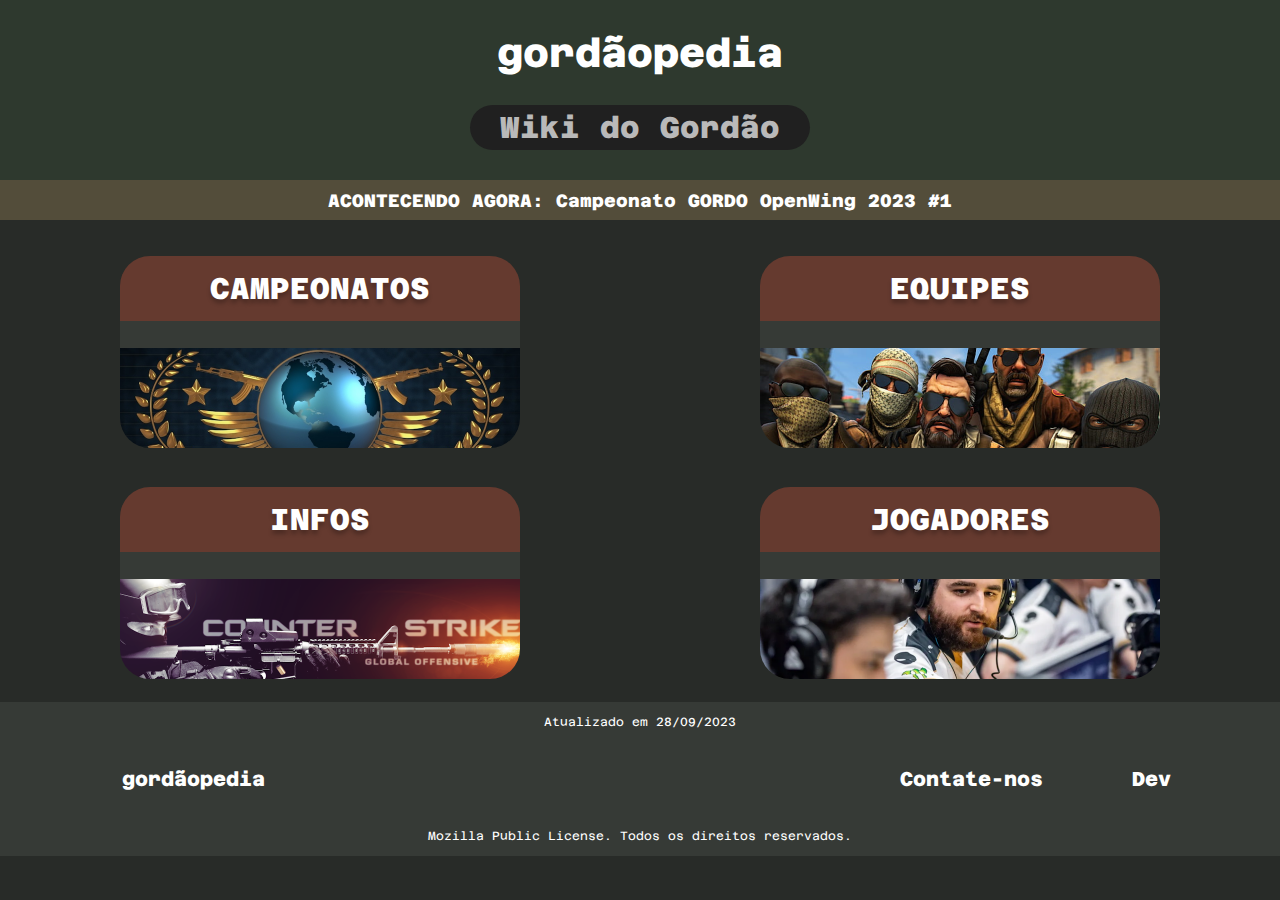
<file: index.html>
<!DOCTYPE html>
<html lang="en">
<head>
    <meta charset="UTF-8">
    <meta name="viewport" content="width=device-width, initial-scale=1.0">
    <link rel="stylesheet" href="./main_styles.css">
    <title>GordãoPedia</title>
</head>
<body>
    <header>
        <a href="./index.html">gordãopedia</a>
        <p>Wiki do Gordão</p>
    </header>
    
    <p id="noticia">ACONTECENDO AGORA: Campeonato GORDO OpenWing 2023 #1</p> 

    <section>
        <a href="./campeonatos/index.html">
            <div class="letreiro">CAMPEONATOS</div>
            <div class="barraPreta"></div>
            <img src="./images/home-campeonatos.png"/>
        </a>
        <a href="./equipes/index.html">
            <div class="letreiro">EQUIPES</div>
            <div class="barraPreta"></div>
            <img src="./images/home-equipes.png"/>
        </a>
        <a href="./infos/index.html">
            <div class="letreiro">INFOS</div>
            <div class="barraPreta"></div>
            <img src="./images/home-infos.png"/>
        </a>
        <a  href="./jogadores/index.html">
            <div class="letreiro">JOGADORES</div>
            <div class="barraPreta"></div>
            <img src="./images/home-jogadores.png"/>
        </a>
    </section>

    <footer>
        <p>Atualizado em 28/09/2023</p>
        <div id="footerWrapper">
            <a href="./index.html">gordãopedia</a>
            <div>
                <a href="./comingsoon.html">Contate-nos</a>
                <a href="https://github.com/FeMartins50">Dev</a>
            </div>
        </div>
        <p>Mozilla Public License. Todos os direitos reservados.</p>
    </footer>
</body>
</html>
</file>
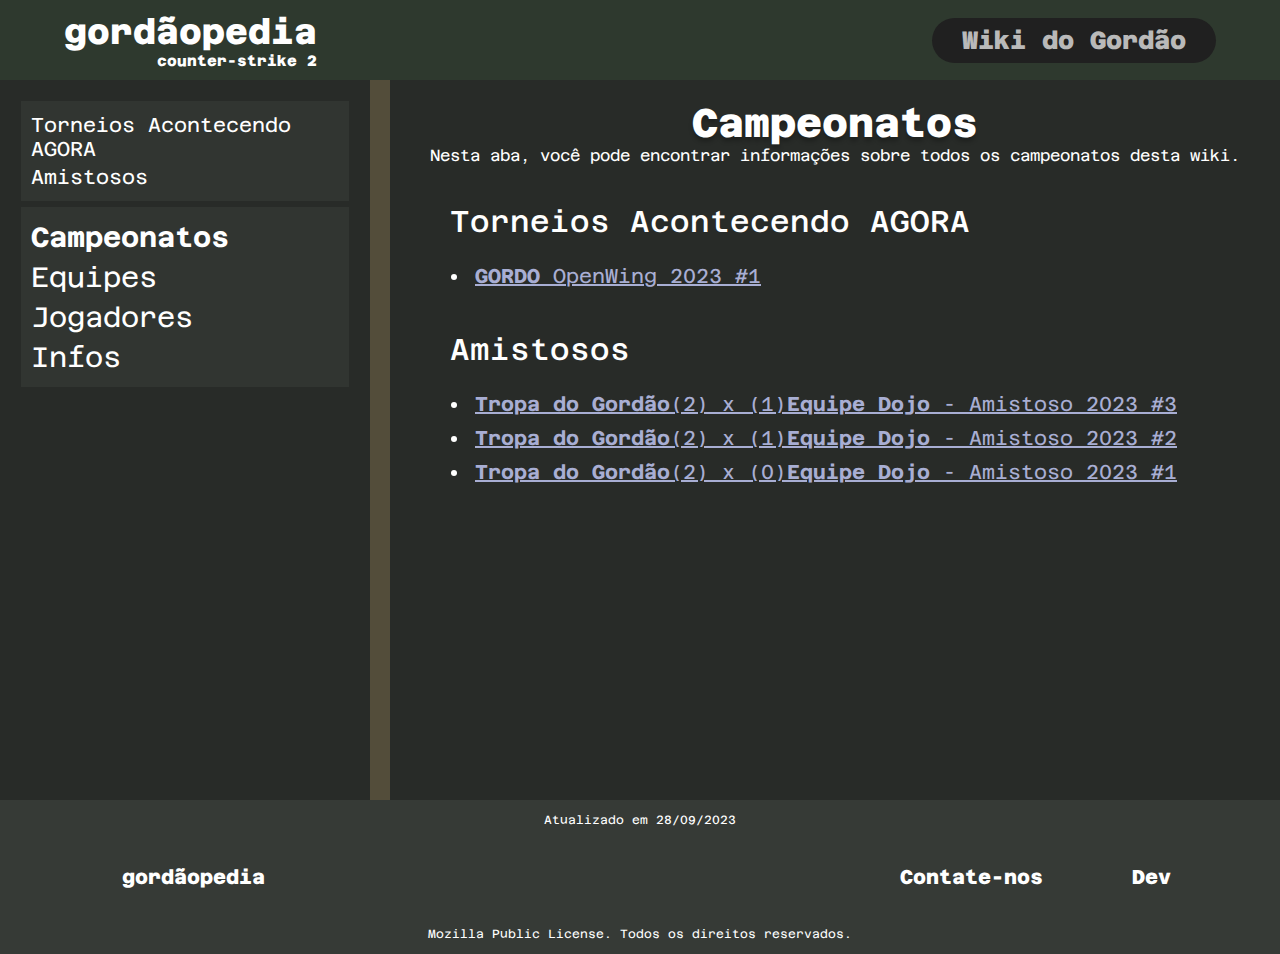
<file: campeonatos/index.html>
<!DOCTYPE html>
<html lang="en">
<head>
    <meta charset="UTF-8">
    <meta name="viewport" content="width=device-width, initial-scale=1.0">
    <link rel="stylesheet" href="./styles.css">
    <link rel="stylesheet" href="./mainBarStyle.css">
    <title>GordãoPedia</title>
</head>
<body>
    <header id="header">
        <svg xmlns="http://www.w3.org/2000/svg" enable-background="new 0 0 24 24" viewBox="0 0 24 24" id="menu-bar"><rect width="24" height="24" fill="none"></rect><path d="M18.2,12.7H5.8C5.3,12.7,5,12.4,5,12s0.3-0.7,0.7-0.7h12.5c0.4,0,0.7,0.3,0.7,0.7S18.7,12.7,18.2,12.7z M19,7.8
            C19,7.3,18.7,7,18.3,7H5.8C5.3,7,5,7.4,5,7.8s0.3,0.7,0.7,0.7h12.5C18.7,8.5,19,8.2,19,7.8z M19,16.2c0-0.4-0.3-0.7-0.7-0.7H5.8
            c-0.4,0-0.7,0.3-0.7,0.7C5,16.6,5.4,17,5.8,17h12.5C18.7,17,19,16.7,19,16.2z"></path></svg>
        <a href="../index.html">
            <h1>gordãopedia</h1>
            <h2>counter-strike 2</h2>
        </a>
        <p>Wiki do Gordão</p>
    </header>

    <div id="navbar">
        <a href="../campeonatos/index.html" style="font-weight: 700 !important;">Campeonatos</a>
        <a href="../equipes/index.html">Equipes</a>
        <a href="../jogadores/index.html">Jogadores</a>
        <a href="../infos/index.html">Infos</a>
    </div>

    <main>
        <div id="sidebar">
            <div id="firstDiv" style="position: sticky; top: 10px;">
                <a href="#torneios_acontecendo">Torneios Acontecendo AGORA</a>
                <a href="#amistosos">Amistosos</a>
            </div>
            <div id="secondDiv" style="position: sticky; top: 90px;">
                <a href="../campeonatos/index.html" style="font-weight: 700 !important;">Campeonatos</a>
                <a href="../equipes/index.html">Equipes</a>
                <a href="../jogadores/index.html">Jogadores</a>
                <a href="../infos/index.html">Infos</a>
            </div>
        </div>

        <div id="listra" style="width: 20px; background-color: #534D3A;"></div>

        <div id="mainbar">
            <h1>Campeonatos</h1>
            <p>Nesta aba, você pode encontrar informações sobre todos os campeonatos desta wiki.</p>
            <br>
            <h2 id="torneios_acontecendo">Torneios Acontecendo AGORA</h2>
            <ul>
                <li><a href="./torneios/gordo_openwing_2023_1.html"><strong>GORDO</strong> OpenWing 2023 #1</a></li>
            </ul>
            <br>
            <h2 id="amistosos">Amistosos</h2>
            <ul>
                <li><a href="./amistosos/gordao_dojo_3.html"><strong>Tropa do Gordão</strong>(2) x (1)<strong>Equipe Dojo</strong> - Amistoso 2023 #3</a></li>
                <li><a href="./amistosos/gordao_dojo_2.html"><strong>Tropa do Gordão</strong>(2) x (1)<strong>Equipe Dojo</strong> - Amistoso 2023 #2</a></li>
                <li><a href="./amistosos/gordao_dojo_1.html"><strong>Tropa do Gordão</strong>(2) x (0)<strong>Equipe Dojo</strong> - Amistoso 2023 #1</a></li>
            </ul>

        </div>
    </main>

    <footer>
        <p>Atualizado em 28/09/2023</p>
        <div id="footerWrapper">
            <a href="../index.html">gordãopedia</a>
            <div>
                <a href="../comingsoon.html">Contate-nos</a>
                <a href="https://github.com/FeMartins50">Dev</a>
            </div>
        </div>
        <p>Mozilla Public License. Todos os direitos reservados.</p>
    </footer>

    <script>
        menu_bar = document.getElementById("menu-bar");
        navbar = document.getElementById("navbar");
        isNavbarOn = false;
        menu_bar.onclick = () => {
            if (isNavbarOn) {
                navbar.style.top = "-100%";
                isNavbarOn = false;
            } else {
                headerHeight = window.getComputedStyle(document.getElementById("header")).height;
                console.log(headerHeight);
                navbar.style.top = headerHeight;
                isNavbarOn = true;
            }
            console.log("click " + isNavbarOn);
        }
    </script>
</body>
</html>
</file>
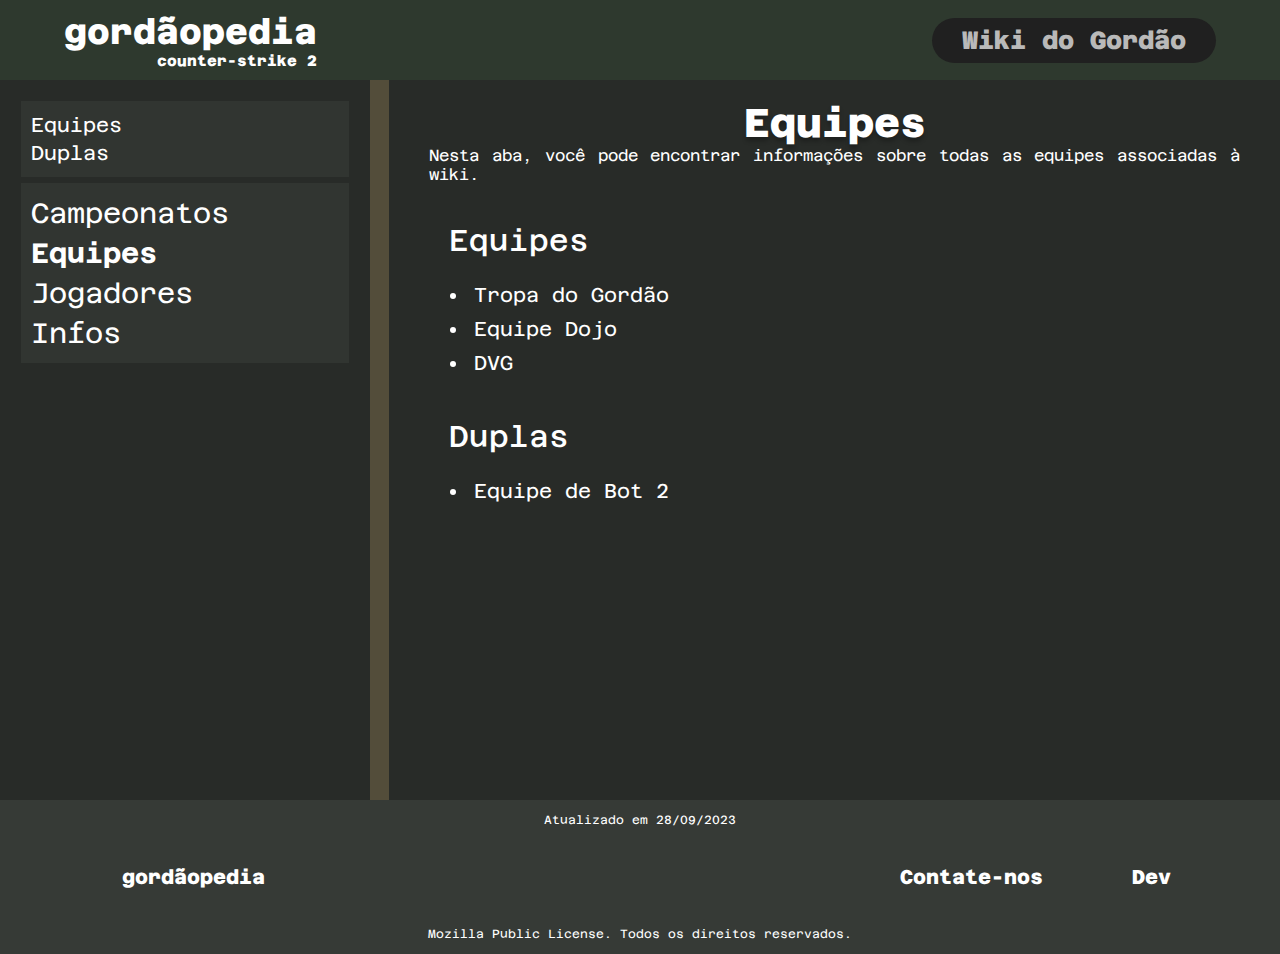
<file: equipes/index.html>
<!DOCTYPE html>
<html lang="en">
<head>
    <meta charset="UTF-8">
    <meta name="viewport" content="width=device-width, initial-scale=1.0">
    <link rel="stylesheet" href="./styles.css">
    <link rel="stylesheet" href="./mainBarStyle.css">
    <title>GordãoPedia</title>
</head>
<body>
    <header id="header">
        <svg xmlns="http://www.w3.org/2000/svg" enable-background="new 0 0 24 24" viewBox="0 0 24 24" id="menu-bar"><rect width="24" height="24" fill="none"></rect><path d="M18.2,12.7H5.8C5.3,12.7,5,12.4,5,12s0.3-0.7,0.7-0.7h12.5c0.4,0,0.7,0.3,0.7,0.7S18.7,12.7,18.2,12.7z M19,7.8
            C19,7.3,18.7,7,18.3,7H5.8C5.3,7,5,7.4,5,7.8s0.3,0.7,0.7,0.7h12.5C18.7,8.5,19,8.2,19,7.8z M19,16.2c0-0.4-0.3-0.7-0.7-0.7H5.8
            c-0.4,0-0.7,0.3-0.7,0.7C5,16.6,5.4,17,5.8,17h12.5C18.7,17,19,16.7,19,16.2z"></path></svg>
        <a href="../index.html">
            <h1>gordãopedia</h1>
            <h2>counter-strike 2</h2>
        </a>
        <p>Wiki do Gordão</p>
    </header>

    <div id="navbar">
        <a href="../campeonatos/index.html">Campeonatos</a>
        <a href="../equipes/index.html" style="font-weight: 700 !important;">Equipes</a>
        <a href="../jogadores/index.html">Jogadores</a>
        <a href="../infos/index.html">Infos</a>
    </div>

    <main>
        <div id="sidebar">
            <div id="firstDiv" style="position: sticky; top: 10px;">
                <a href="#equipes">Equipes</a>
                <a href="#duplas">Duplas</a>
            </div>
            <div id="secondDiv" style="position: sticky; top: 90px;">
                <a href="../campeonatos/index.html">Campeonatos</a>
                <a href="../equipes/index.html"  style="font-weight: 700 !important;">Equipes</a>
                <a href="../jogadores/index.html">Jogadores</a>
                <a href="../infos/index.html">Infos</a>
            </div>
        </div>

        <div id="listra" style="width: 20px; background-color: #534D3A;"></div>

        <div id="mainbar">
            <h1>Equipes</h1>
            <p>Nesta aba, você pode encontrar informações sobre todas as equipes associadas à wiki.</p>
            <br>
            <h2 id="equipes">Equipes</h2>
            <ul>
                <li><a>Tropa do Gordão</a></li>
                <li><a>Equipe Dojo</a></li>
                <li><a>DVG</a></li>
            </ul>
            <br>
            <h2 id="duplas">Duplas</h2>
            <ul>
                <li><a>Equipe de Bot 2</a></li>
            </ul>

        </div>
    </main>

    <footer>
        <p>Atualizado em 28/09/2023</p>
        <div id="footerWrapper">
            <a href="../index.html">gordãopedia</a>
            <div>
                <a href="../comingsoon.html">Contate-nos</a>
                <a href="https://github.com/FeMartins50">Dev</a>
            </div>
        </div>
        <p>Mozilla Public License. Todos os direitos reservados.</p>
    </footer>

    <script>
        menu_bar = document.getElementById("menu-bar");
        navbar = document.getElementById("navbar");
        isNavbarOn = false;
        menu_bar.onclick = () => {
            if (isNavbarOn) {
                navbar.style.top = "-100%";
                isNavbarOn = false;
            } else {
                headerHeight = window.getComputedStyle(document.getElementById("header")).height;
                console.log(headerHeight);
                navbar.style.top = headerHeight;
                isNavbarOn = true;
            }
            console.log("click " + isNavbarOn);
        }
    </script>
</body>
</html>
</file>
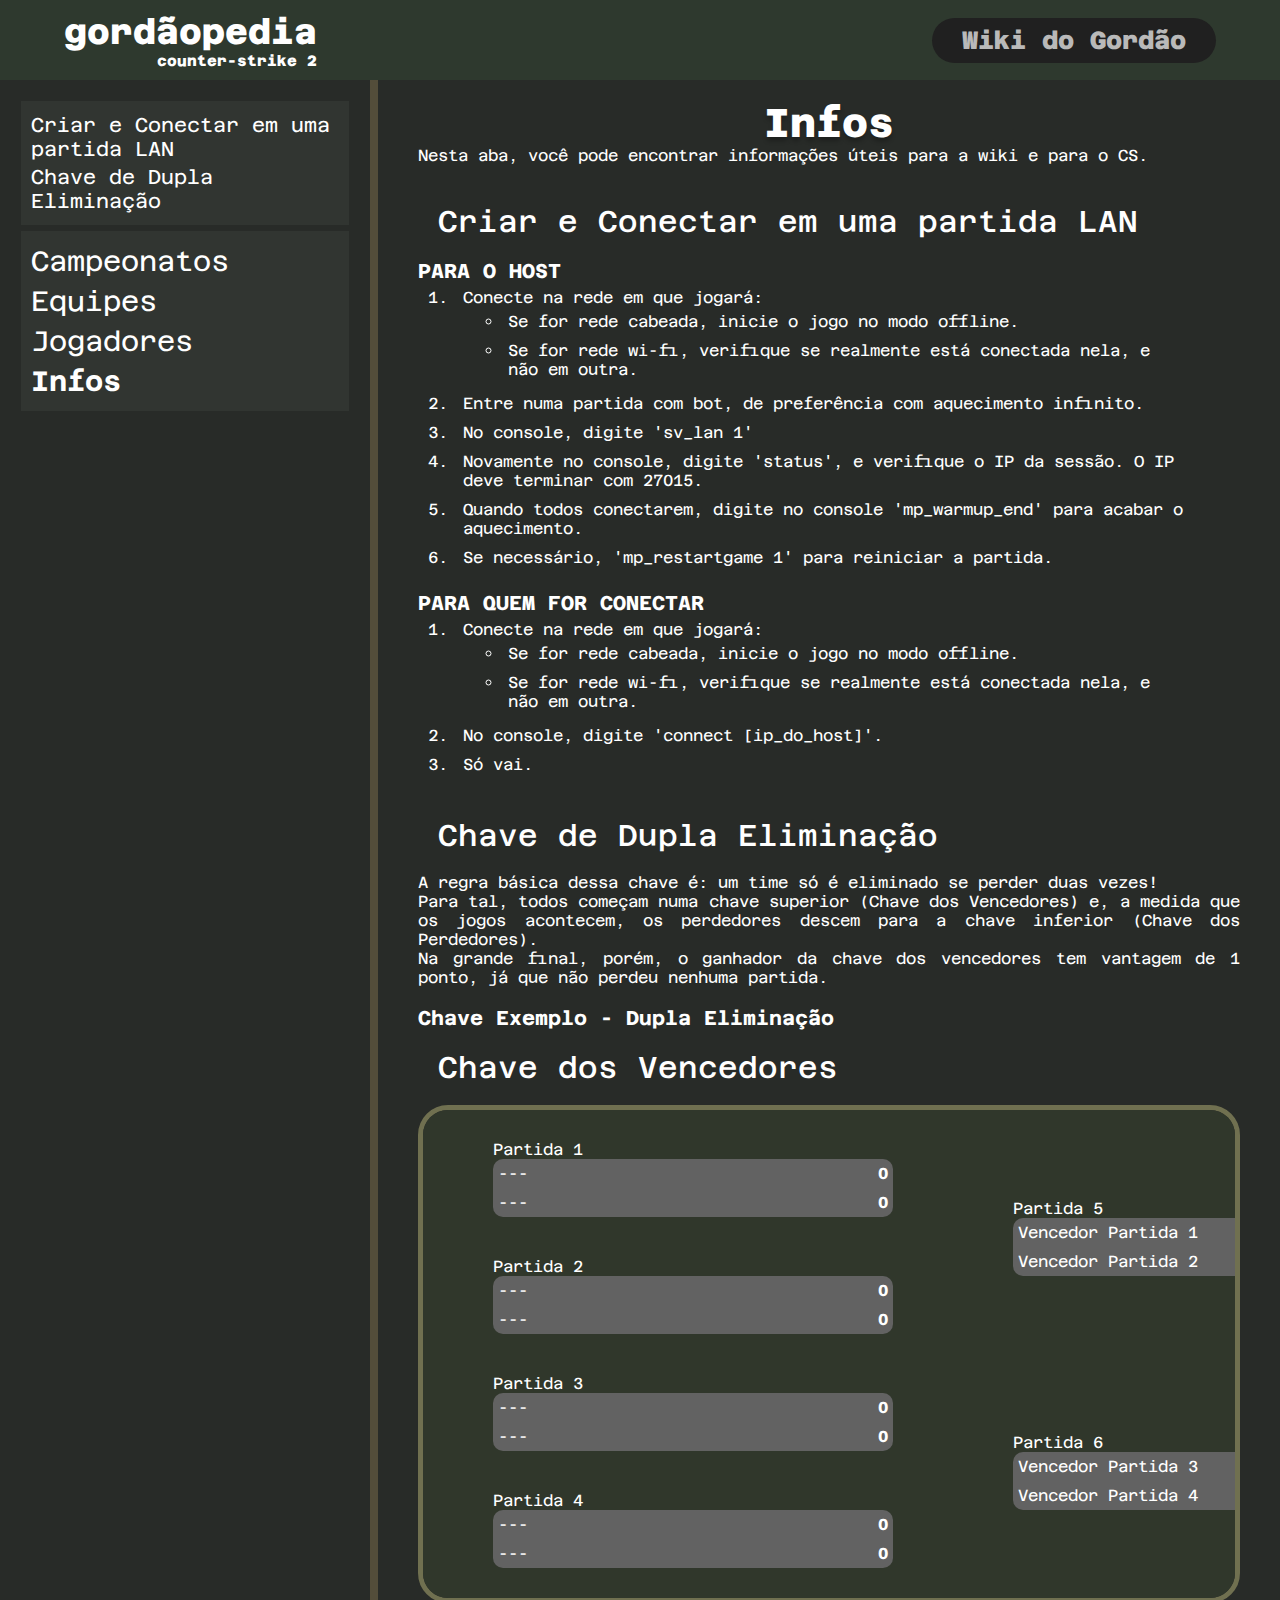
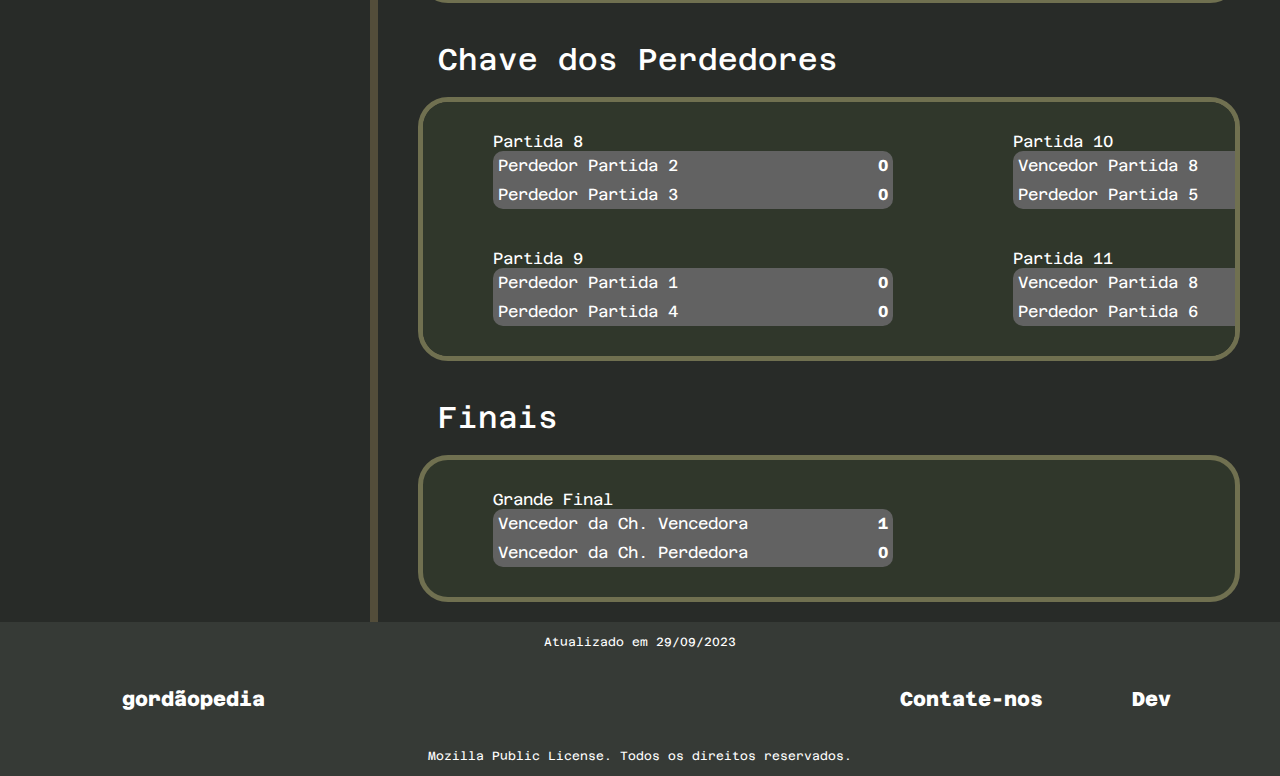
<file: infos/index.html>
<!DOCTYPE html>
<html lang="en">
<head>
    <meta charset="UTF-8">
    <meta name="viewport" content="width=device-width, initial-scale=1.0">
    <link rel="stylesheet" href="./styles.css">
    <link rel="stylesheet" href="./mainBarStyle.css">
    <link rel="stylesheet" href="./game-bracket.css">
    <title>GordãoPedia</title>
</head>
<body>
    <header id="header">
        <svg xmlns="http://www.w3.org/2000/svg" enable-background="new 0 0 24 24" viewBox="0 0 24 24" id="menu-bar"><rect width="24" height="24" fill="none"></rect><path d="M18.2,12.7H5.8C5.3,12.7,5,12.4,5,12s0.3-0.7,0.7-0.7h12.5c0.4,0,0.7,0.3,0.7,0.7S18.7,12.7,18.2,12.7z M19,7.8
            C19,7.3,18.7,7,18.3,7H5.8C5.3,7,5,7.4,5,7.8s0.3,0.7,0.7,0.7h12.5C18.7,8.5,19,8.2,19,7.8z M19,16.2c0-0.4-0.3-0.7-0.7-0.7H5.8
            c-0.4,0-0.7,0.3-0.7,0.7C5,16.6,5.4,17,5.8,17h12.5C18.7,17,19,16.7,19,16.2z"></path></svg>
        <a href="../index.html">
            <h1>gordãopedia</h1>
            <h2>counter-strike 2</h2>
        </a>
        <p>Wiki do Gordão</p>
    </header>

    <div id="navbar">
        <a href="../campeonatos/index.html">Campeonatos</a>
        <a href="../equipes/index.html">Equipes</a>
        <a href="../jogadores/index.html">Jogadores</a>
        <a href="../infos/index.html" style="font-weight: 700 !important;">Infos</a>
    </div>

    <main>
        <div id="sidebar">
            <div id="firstDiv" style="position: sticky; top: 10px;">
                <a href="#lan">Criar e Conectar em uma partida LAN</a>
                <a href="#double_bracket">Chave de Dupla Eliminação</a>
            </div>
            <div id="secondDiv" style="position: sticky; top: 140px;">
                <a href="../campeonatos/index.html">Campeonatos</a>
                <a href="../equipes/index.html">Equipes</a>
                <a href="../jogadores/index.html">Jogadores</a>
                <a href="../infos/index.html" style="font-weight: 700 !important;">Infos</a>
            </div>
        </div>

        <div id="listra" style="width: 20px; background-color: #534D3A;"></div>

        <div id="mainbar">
            <h1>Infos</h1>
            <p>Nesta aba, você pode encontrar informações úteis para a wiki e para o CS.</p>
            <br>
            <h2 id="lan">Criar e Conectar em uma partida LAN</h2>
            <h3>PARA O HOST</h3>
            <ol>
                <li>Conecte na rede em que jogará:
                    <ul>
                        <li>Se for rede cabeada, inicie o jogo no modo offline.</li>
                        <li>Se for rede wi-fi, verifique se realmente está conectada nela, e não em outra.</li>
                    </ul>
                </li>
                <li>Entre numa partida com bot, de preferência com aquecimento infinito.</li>
                <li>No console, digite 'sv_lan 1'</li>
                <li>Novamente no console, digite 'status', e verifique o IP da sessão. O IP deve terminar com 27015.</li>
                <li>Quando todos conectarem, digite no console 'mp_warmup_end' para acabar o aquecimento.</li>
                <li>Se necessário, 'mp_restartgame 1' para reiniciar a partida.</li>
            </ol>
            <br>
            <h3>PARA QUEM FOR CONECTAR</h3>
            <ol>
                <li>Conecte na rede em que jogará:
                    <ul>
                        <li>Se for rede cabeada, inicie o jogo no modo offline.</li>
                        <li>Se for rede wi-fi, verifique se realmente está conectada nela, e não em outra.</li>
                    </ul>
                </li>
                <li>No console, digite 'connect [ip_do_host]'.</li>
                <li>Só vai.</li>
            </ol>
            <br>
            <h2 id="double_bracket">Chave de Dupla Eliminação</h2>
            <p>A regra básica dessa chave é: um time só é eliminado se perder duas vezes!</p>
            <p>Para tal, todos começam numa chave superior (Chave dos Vencedores) e, a medida que os jogos acontecem, os perdedores descem para a chave inferior (Chave dos Perdedores).</p>
            <p>Na grande final, porém, o ganhador da chave dos vencedores tem vantagem de 1 ponto, já que não perdeu nenhuma partida.</p>
            <br>
            <h3>Chave Exemplo - Dupla Eliminação</h3>
            <h2>Chave dos Vencedores</h2>
            <div class="game-bracket">
                <div class="round round-1">
                    <ul class="match">
                        Partida 1
                        <li class="team-top team">
                            <p>---</p><strong>0</strong>
                        </li>
                        <li class="team-bottom team">
                            <p>---</p><strong>0</strong>
                        </li>
                    </ul>
                    <ul class="match">
                        Partida 2
                        <li class="team-top team">
                            <p>---</p><strong>0</strong>
                        </li>
                        <li class="team-bottom team">
                            <p>---</p><strong>0</strong>
                        </li>
                    </ul>
                    <ul class="match">
                        Partida 3
                        <li class="team-top team">
                            <p>---</p><strong>0</strong>
                        </li>
                        <li class="team-bottom team">
                            <p>---</p><strong>0</strong>
                        </li>
                    </ul>
                    <ul class="match">
                        Partida 4
                        <li class="team-top team">
                            <p>---</p><strong>0</strong>
                        </li>
                        <li class="team-bottom team">
                            <p>---</p><strong>0</strong>
                        </li>
                    </ul>
                </div>

                <div class="round round-2">
                    <ul class="match">
                        Partida 5
                        <li class="team-top team">
                            <p>Vencedor Partida 1</p><strong>0</strong>
                        </li>
                        <li class="team-bottom team">
                            <p>Vencedor Partida 2</p><strong>0</strong>
                        </li>
                    </ul>
                    <ul class="match">
                        Partida 6
                        <li class="team-top team">
                            <p>Vencedor Partida 3</p><strong>0</strong>
                        </li>
                        <li class="team-bottom team">
                            <p>Vencedor Partida 4</p><strong>0</strong>
                        </li>
                    </ul>
                </div>

                <div class="round round-3">
                    <ul class="match">
                        Partida 7
                        <li class="team-top team">
                            <p>Vencedor Partida 5</p><strong>0</strong>
                        </li>
                        <li class="team-bottom team">
                            <p>Vencedor Partida 6</p><strong>0</strong>
                        </li>
                    </ul>
                </div>
            </div>

            <br>
            <h2>Chave dos Perdedores</h2>
            <div class="game-bracket">
                   <div class="round round-1">
                    <ul class="match">
                        Partida 8
                        <li class="team-top team">
                            <p>Perdedor Partida 2</p><strong>0</strong>
                        </li>
                        <li class="team-bottom team">
                            <p>Perdedor Partida 3</p><strong>0</strong>
                        </li>
                    </ul>
                    <ul class="match">
                        Partida 9
                        <li class="team-top team">
                            <p>Perdedor Partida 1</p><strong>0</strong>
                        </li>
                        <li class="team-bottom team">
                            <p>Perdedor Partida 4</p><strong>0</strong>
                        </li>
                    </ul>
                </div>

                <div class="round round-2">
                    <ul class="match">
                        Partida 10
                        <li class="team-top team">
                            <p>Vencedor Partida 8</p><strong>0</strong>
                        </li>
                        <li class="team-bottom team">
                            <p>Perdedor Partida 5</p><strong>0</strong>
                        </li>
                    </ul>
                    <ul class="match">
                        Partida 11
                        <li class="team-top team">
                            <p>Vencedor Partida 8</p><strong>0</strong>
                        </li>
                        <li class="team-bottom team">
                            <p>Perdedor Partida 6</p><strong>0</strong>
                        </li>
                    </ul>
                </div>

                <div class="round round-3">
                    <ul class="match">
                        Partida 12
                        <li class="team-top team">
                            <p>Vencedor Partida 10</p><strong>0</strong>
                        </li>
                        <li class="team-bottom team">
                            <p>Vencedor Partida 11</p><strong>0</strong>
                        </li>
                    </ul>
                </div>

                <div class="round round-4">
                    <ul class="match">
                        Partida 13
                        <li class="team-top team">
                            <p>Vencedor Partida 12</p><strong>0</strong>
                        </li>
                        <li class="team-bottom team">
                            <p>Perdedor Partida 7</p><strong>0</strong>
                        </li>
                    </ul>
                </div>
            </div>
            
            <br>
            <h2>Finais</h2>
            <div class="game-bracket">
                   <div class="round round-1">
                    <ul class="match">
                        Grande Final
                        <li class="team-top team">
                            <p>Vencedor da Ch. Vencedora</p><strong>1</strong>
                        </li>
                        <li class="team-bottom team">
                            <p>Vencedor da Ch. Perdedora</p><strong>0</strong>
                        </li>
                    </ul>
                </div>
            </div>
        </div>
    </main>

    <footer>
        <p>Atualizado em 29/09/2023</p>
        <div id="footerWrapper">
            <a href="../index.html">gordãopedia</a>
            <div>
                <a href="../comingsoon.html">Contate-nos</a>
                <a href="https://github.com/FeMartins50">Dev</a>
            </div>
        </div>
        <p>Mozilla Public License. Todos os direitos reservados.</p>
    </footer>

    <script>
        menu_bar = document.getElementById("menu-bar");
        navbar = document.getElementById("navbar");
        isNavbarOn = false;
        menu_bar.onclick = () => {
            if (isNavbarOn) {
                navbar.style.top = "-100%";
                isNavbarOn = false;
            } else {
                headerHeight = window.getComputedStyle(document.getElementById("header")).height;
                console.log(headerHeight);
                navbar.style.top = headerHeight;
                isNavbarOn = true;
            }
            console.log("click " + isNavbarOn);
        }
    </script>
</body>
</html>
</file>
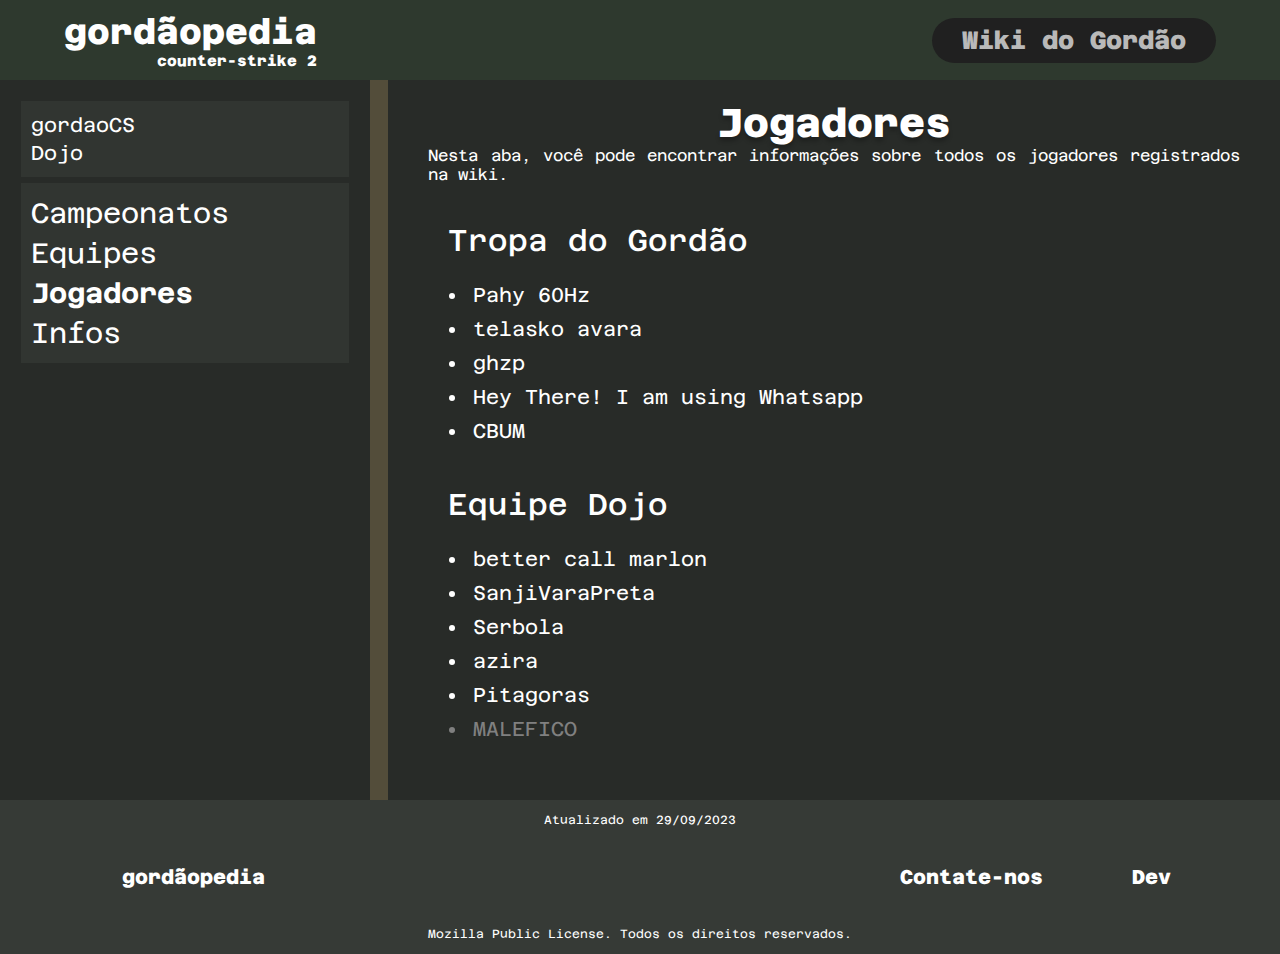
<file: jogadores/index.html>
<!DOCTYPE html>
<html lang="en">
<head>
    <meta charset="UTF-8">
    <meta name="viewport" content="width=device-width, initial-scale=1.0">
    <link rel="stylesheet" href="./styles.css">
    <link rel="stylesheet" href="./mainBarStyle.css">
    <title>GordãoPedia</title>
</head>
<body>
    <header id="header">
        <svg xmlns="http://www.w3.org/2000/svg" enable-background="new 0 0 24 24" viewBox="0 0 24 24" id="menu-bar"><rect width="24" height="24" fill="none"></rect><path d="M18.2,12.7H5.8C5.3,12.7,5,12.4,5,12s0.3-0.7,0.7-0.7h12.5c0.4,0,0.7,0.3,0.7,0.7S18.7,12.7,18.2,12.7z M19,7.8
            C19,7.3,18.7,7,18.3,7H5.8C5.3,7,5,7.4,5,7.8s0.3,0.7,0.7,0.7h12.5C18.7,8.5,19,8.2,19,7.8z M19,16.2c0-0.4-0.3-0.7-0.7-0.7H5.8
            c-0.4,0-0.7,0.3-0.7,0.7C5,16.6,5.4,17,5.8,17h12.5C18.7,17,19,16.7,19,16.2z"></path></svg>
        <a href="../index.html">
            <h1>gordãopedia</h1>
            <h2>counter-strike 2</h2>
        </a>
        <p>Wiki do Gordão</p>
    </header>

    <div id="navbar">
        <a href="../campeonatos/index.html">Campeonatos</a>
        <a href="../equipes/index.html">Equipes</a>
        <a href="../jogadores/index.html" style="font-weight: 700 !important;">Jogadores</a>
        <a href="../infos.html">Infos</a>
    </div>

    <main>
        <div id="sidebar">
            <div id="firstDiv" style="position: sticky; top: 10px;">
                <a href="#gordao">gordaoCS</a>
                <a href="#dojo">Dojo</a>
            </div>
            <div id="secondDiv" style="position: sticky; top: 90px;">
                <a href="../campeonatos/index.html">Campeonatos</a>
                <a href="../equipes/index.html">Equipes</a>
                <a href="../jogadores/index.html" style="font-weight: 700 !important;">Jogadores</a>
                <a href="../infos/index.html">Infos</a>
            </div>
        </div>

        <div id="listra" style="width: 20px; background-color: #534D3A;"></div>

        <div id="mainbar">
            <h1>Jogadores</h1>
            <p>Nesta aba, você pode encontrar informações sobre todos os jogadores registrados na wiki.</p>
            <br>
            <h2 id="gordao">Tropa do Gordão</h2>
            <ul>
                <li><a>Pahy 60Hz</a></li>
                <li><a>telasko avara</a></li>
                <li><a>ghzp</a></li>
                <li><a>Hey There! I am using Whatsapp</a></li>
                <li><a>CBUM</a></li>
            </ul>
            <br>
            <h2 id="dojo">Equipe Dojo</h2>
            <ul>
                <li><a>better call marlon</a></li>
                <li><a>SanjiVaraPreta</a></li>
                <li><a>Serbola</a></li>
                <li><a>azira</a></li>
                <li><a>Pitagoras</a></li>
                <li style="color: grey;"><a>MALEFICO</a></li>
            </ul>

        </div>
    </main>

    <footer>
        <p>Atualizado em 29/09/2023</p>
        <div id="footerWrapper">
            <a href="../index.html">gordãopedia</a>
            <div>
                <a href="../comingsoon.html">Contate-nos</a>
                <a href="https://github.com/FeMartins50">Dev</a>
            </div>
        </div>
        <p>Mozilla Public License. Todos os direitos reservados.</p>
    </footer>

    <script>
        menu_bar = document.getElementById("menu-bar");
        navbar = document.getElementById("navbar");
        isNavbarOn = false;
        menu_bar.onclick = () => {
            if (isNavbarOn) {
                navbar.style.top = "-100%";
                isNavbarOn = false;
            } else {
                headerHeight = window.getComputedStyle(document.getElementById("header")).height;
                console.log(headerHeight);
                navbar.style.top = headerHeight;
                isNavbarOn = true;
            }
            console.log("click " + isNavbarOn);
        }
    </script>
</body>
</html>
</file>
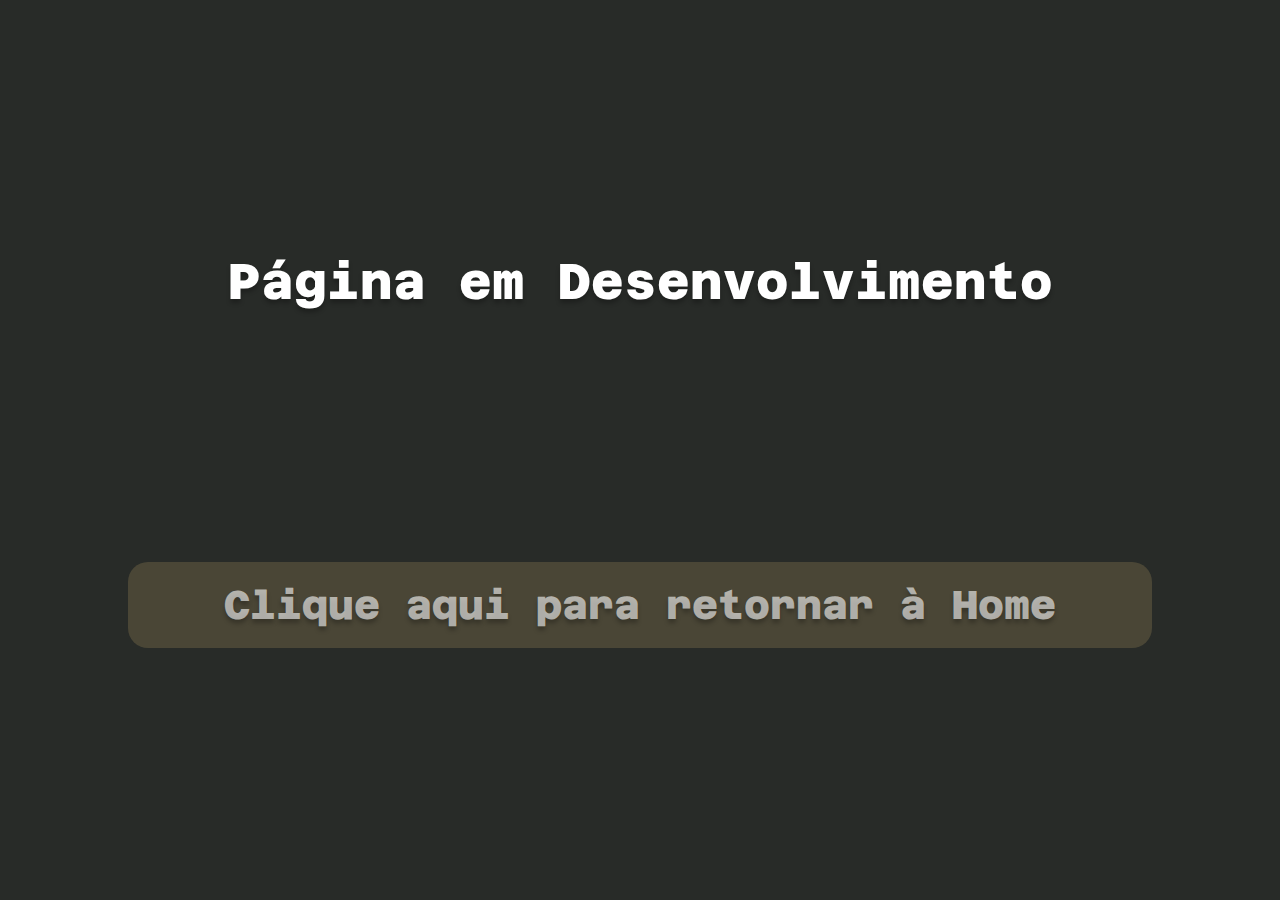
<file: comingsoon.html>
<!DOCTYPE html>
<html lang="en">
<head>
    <meta charset="UTF-8">
    <meta name="viewport" content="width=device-width, initial-scale=1.0">
    <link rel="stylesheet" href="coming_styles.css">
    <title>GordãoPedia</title>
</head>
<body>
    <h1>Página em Desenvolvimento</h1>
    <a href="./index.html">Clique aqui para retornar à Home</a>
</body>
</html>
</file>
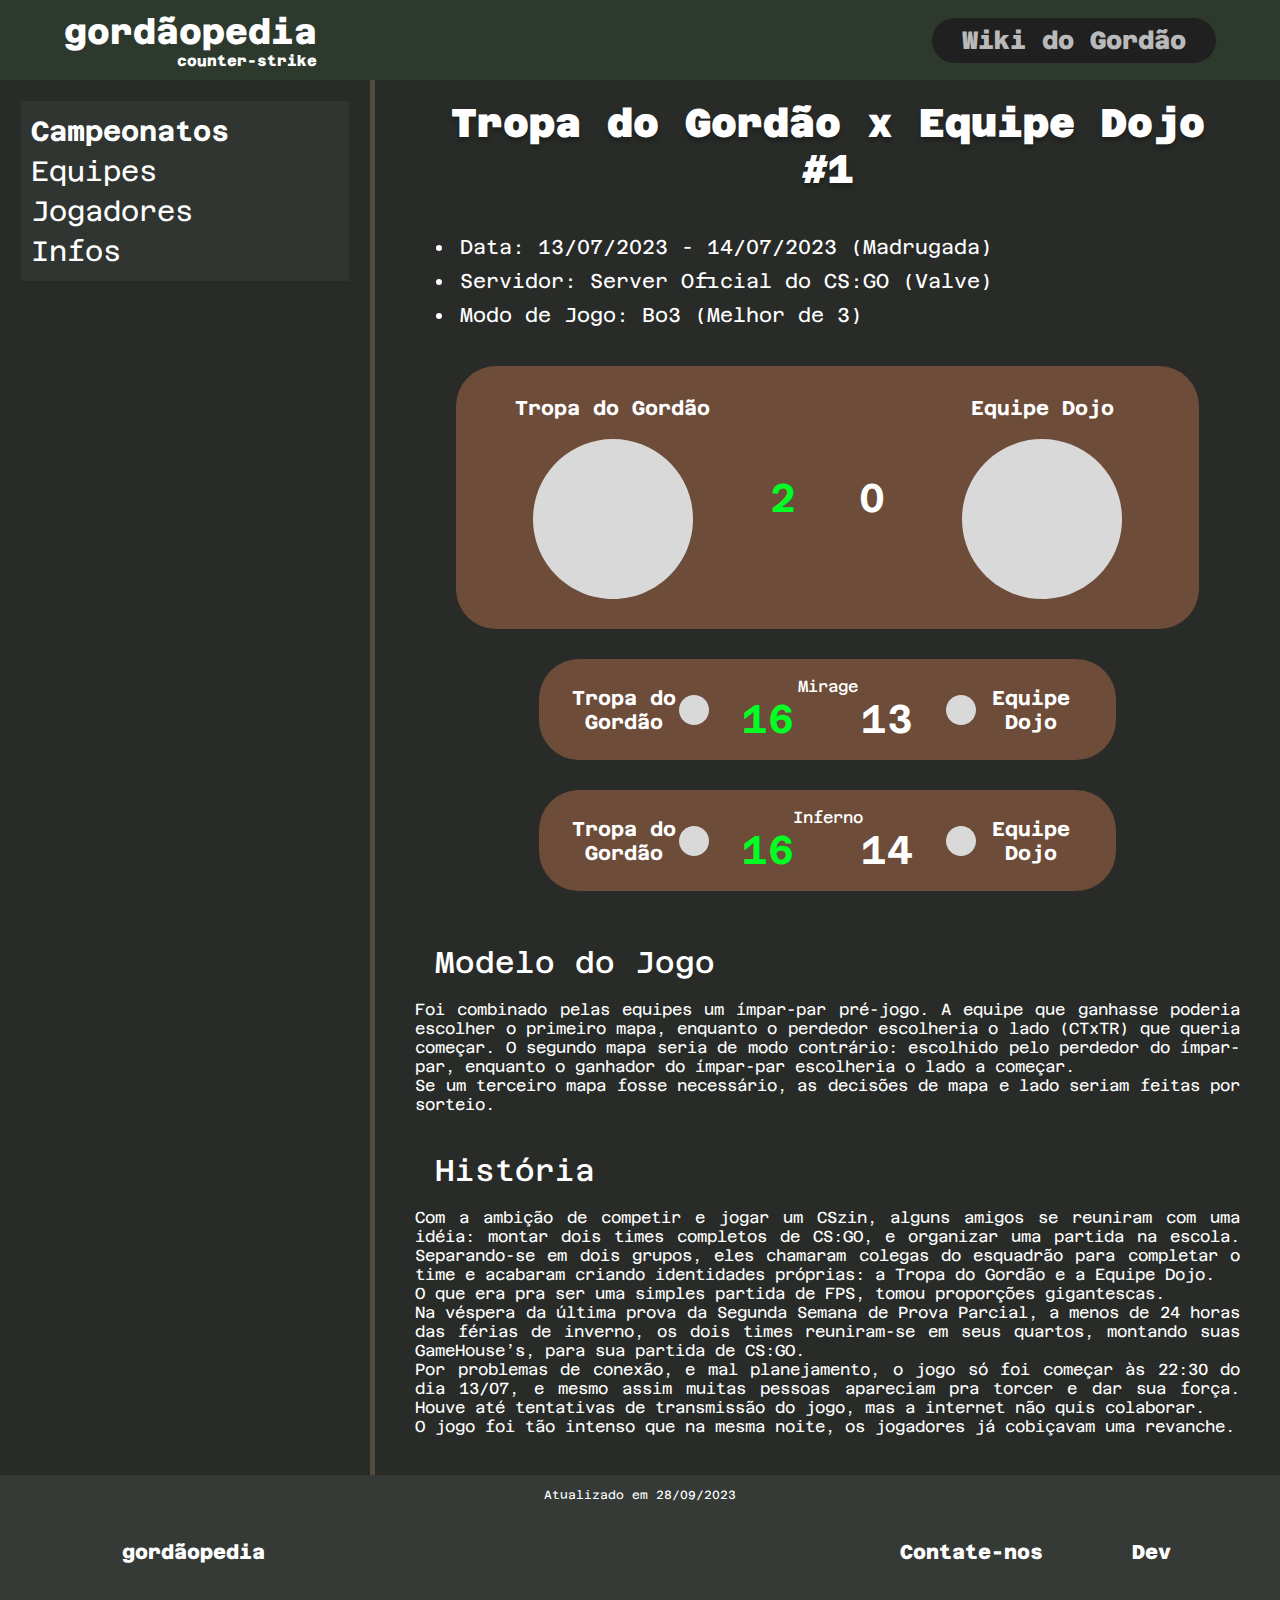
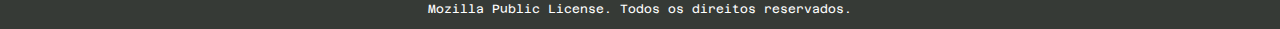
<file: campeonatos/amistosos/gordao_dojo_1.html>
<!DOCTYPE html>
<html lang="en">
<head>
    <meta charset="UTF-8">
    <meta name="viewport" content="width=device-width, initial-scale=1.0">
    <link rel="stylesheet" href="../styles.css">
    <link rel="stylesheet" href="../mainBarStyle.css">
    <title>GordãoPedia</title>
</head>
<body>
    <header id="header">
        <svg xmlns="http://www.w3.org/2000/svg" enable-background="new 0 0 24 24" viewBox="0 0 24 24" id="menu-bar"><rect width="24" height="24" fill="none"></rect><path d="M18.2,12.7H5.8C5.3,12.7,5,12.4,5,12s0.3-0.7,0.7-0.7h12.5c0.4,0,0.7,0.3,0.7,0.7S18.7,12.7,18.2,12.7z M19,7.8
            C19,7.3,18.7,7,18.3,7H5.8C5.3,7,5,7.4,5,7.8s0.3,0.7,0.7,0.7h12.5C18.7,8.5,19,8.2,19,7.8z M19,16.2c0-0.4-0.3-0.7-0.7-0.7H5.8
            c-0.4,0-0.7,0.3-0.7,0.7C5,16.6,5.4,17,5.8,17h12.5C18.7,17,19,16.7,19,16.2z"></path></svg>
        <a href="../../index.html">
            <h1>gordãopedia</h1>
            <h2>counter-strike</h2>
        </a>
        <p>Wiki do Gordão</p>
    </header>

    <div id="navbar">
        <a href="../../campeonatos/index.html" style="font-weight: 700 !important;">Campeonatos</a>
        <a href="../../equipes/index.html">Equipes</a>
        <a href="../../jogadores/index.html">Jogadores</a>
        <a href="../../infos/index.html">Infos</a>
    </div>

    <main>
        <div id="sidebar">
            <div id="secondDiv" style="position: sticky; top: 10px;">
                <a href="../../campeonatos/index.html" style="font-weight: 700 !important;">Campeonatos</a>
                <a href="../../equipes/index.html">Equipes</a>
                <a href="../../jogadores/index.html">Jogadores</a>
                <a href="../../infos/index.html">Infos</a>
            </div>
        </div>

        <div id="listra" style="width: 20px; background-color: #534D3A;"></div>

        <div id="mainbar">
            <h1><strong>Tropa do Gordão</strong> x <strong>Equipe Dojo</strong> #1</h1>
            <br><br>
            <ul>
                <li>Data: 13/07/2023 - 14/07/2023 (Madrugada)</li>
                <li>Servidor: Server Oficial do CS:GO (Valve)</li>
                <li>Modo de Jogo: Bo3 (Melhor de 3)</li>
            </ul>
            <br>
            
            <div style="display:flex; flex-flow: column; align-items: center;">
                <div class="jogo">
                    <div class="times">
                        <h3>Tropa do Gordão</h3>
                        <br>
                        <svg xmlns="http://www.w3.org/2000/svg" viewBox="0 0 180 180" fill="none">
                            <path d="M180 90C180 139.706 139.706 180 90 180C40.2944 180 0 139.706 0 90C0 40.2944 40.2944 0 90 0C139.706 0 180 40.2944 180 90Z" fill="#D9D9D9"/>
                        </svg>
                    </div>
                    <div class="numeros">
                        <p style="color: #00FF23;">2</p>
                        <p style="color: #FFFFFF">0</p>
                    </div>
                    <div class="times">
                        <h3>Equipe Dojo</h3>
                        <br>
                        <svg xmlns="http://www.w3.org/2000/svg" viewBox="0 0 180 180" fill="none">
                            <path d="M180 90C180 139.706 139.706 180 90 180C40.2944 180 0 139.706 0 90C0 40.2944 40.2944 0 90 0C139.706 0 180 40.2944 180 90Z" fill="#D9D9D9"/>
                        </svg>
                    </div>
                </div>
                <div class="mapa">
                    <div class="times">
                        <h3>Tropa do Gordão</h3>
                        <svg xmlns="http://www.w3.org/2000/svg" viewBox="0 0 180 180" fill="none">
                            <path d="M180 90C180 139.706 139.706 180 90 180C40.2944 180 0 139.706 0 90C0 40.2944 40.2944 0 90 0C139.706 0 180 40.2944 180 90Z" fill="#D9D9D9"/>
                        </svg>
                    </div>
                    <div class="titulo">
                        <h4>Mirage</h4>
                        <div class="numeros">
                            <p style="color: #00FF23;">16</p>
                            <p style="color: #FFFFFF">13</p>
                        </div>
                    </div>
                    <div class="times">
                        <svg xmlns="http://www.w3.org/2000/svg" viewBox="0 0 180 180" fill="none">
                            <path d="M180 90C180 139.706 139.706 180 90 180C40.2944 180 0 139.706 0 90C0 40.2944 40.2944 0 90 0C139.706 0 180 40.2944 180 90Z" fill="#D9D9D9"/>
                        </svg>
                        <h3>Equipe Dojo</h3>
                    </div>
                </div>
                <div class="mapa">
                    <div class="times">
                        <h3>Tropa do Gordão</h3>
                        <svg xmlns="http://www.w3.org/2000/svg" viewBox="0 0 180 180" fill="none">
                            <path d="M180 90C180 139.706 139.706 180 90 180C40.2944 180 0 139.706 0 90C0 40.2944 40.2944 0 90 0C139.706 0 180 40.2944 180 90Z" fill="#D9D9D9"/>
                        </svg>
                    </div>
                    <div class="titulo">
                        <h4>Inferno</h4>
                        <div class="numeros">
                            <p style="color: #00FF23;">16</p>
                            <p style="color: #FFFFFF">14</p>
                        </div>
                    </div>
                    <div class="times">
                        <svg xmlns="http://www.w3.org/2000/svg" viewBox="0 0 180 180" fill="none">
                            <path d="M180 90C180 139.706 139.706 180 90 180C40.2944 180 0 139.706 0 90C0 40.2944 40.2944 0 90 0C139.706 0 180 40.2944 180 90Z" fill="#D9D9D9"/>
                        </svg>
                        <h3>Equipe Dojo</h3>
                    </div>
                </div>
            </div>

            <br>
            <h2>Modelo do Jogo</h2>
            <p>Foi combinado pelas equipes um ímpar-par pré-jogo. A equipe que ganhasse poderia escolher o primeiro mapa, enquanto o perdedor escolheria o lado (CTxTR) que queria começar. O segundo mapa seria de modo contrário: escolhido pelo perdedor do ímpar-par, enquanto o ganhador do ímpar-par escolheria o lado a começar.</p>
            <p>Se um terceiro mapa fosse necessário, as decisões de mapa e lado seriam feitas por sorteio.</p>
            <br>
            <h2>História</h2>
            <p>Com a ambição de competir e jogar um CSzin, alguns amigos se reuniram com uma idéia: montar dois times completos de CS:GO, e organizar uma partida na escola. Separando-se em dois grupos, eles chamaram colegas do esquadrão para completar o time e acabaram criando identidades próprias: a Tropa do Gordão e a Equipe Dojo.</p>
            <p>O que era pra ser uma simples partida de FPS, tomou proporções gigantescas.</p>
            <p>Na véspera da última prova da Segunda Semana de Prova Parcial, a menos de 24 horas das férias de inverno, os dois times reuniram-se em seus quartos, montando suas GameHouse’s, para sua partida de CS:GO.</p>
            <p>Por problemas de conexão, e mal planejamento, o jogo só foi começar às 22:30 do dia 13/07, e mesmo assim muitas pessoas apareciam pra torcer e dar sua força. Houve até tentativas de transmissão do jogo, mas a internet não quis colaborar.</p>
            <p>O jogo foi tão intenso que na mesma noite, os jogadores já cobiçavam uma revanche.</p>
            <br>
        </div>
    </main>

    <footer>
        <p>Atualizado em 28/09/2023</p>
        <div id="footerWrapper">
            <a href="../../index.html">gordãopedia</a>
            <div>
                <a href="../../comingsoon.html">Contate-nos</a>
                <a href="https://github.com/FeMartins50">Dev</a>
            </div>
        </div>
        <p>Mozilla Public License. Todos os direitos reservados.</p>
    </footer>

    <script>
        menu_bar = document.getElementById("menu-bar");
        navbar = document.getElementById("navbar");
        isNavbarOn = false;
        menu_bar.onclick = () => {
            if (isNavbarOn) {
                navbar.style.top = "-100%";
                isNavbarOn = false;
            } else {
                headerHeight = window.getComputedStyle(document.getElementById("header")).height;
                console.log(headerHeight);
                navbar.style.top = headerHeight;
                isNavbarOn = true;
            }
            console.log("click " + isNavbarOn);
        }
    </script>
</body>
</html>
</file>
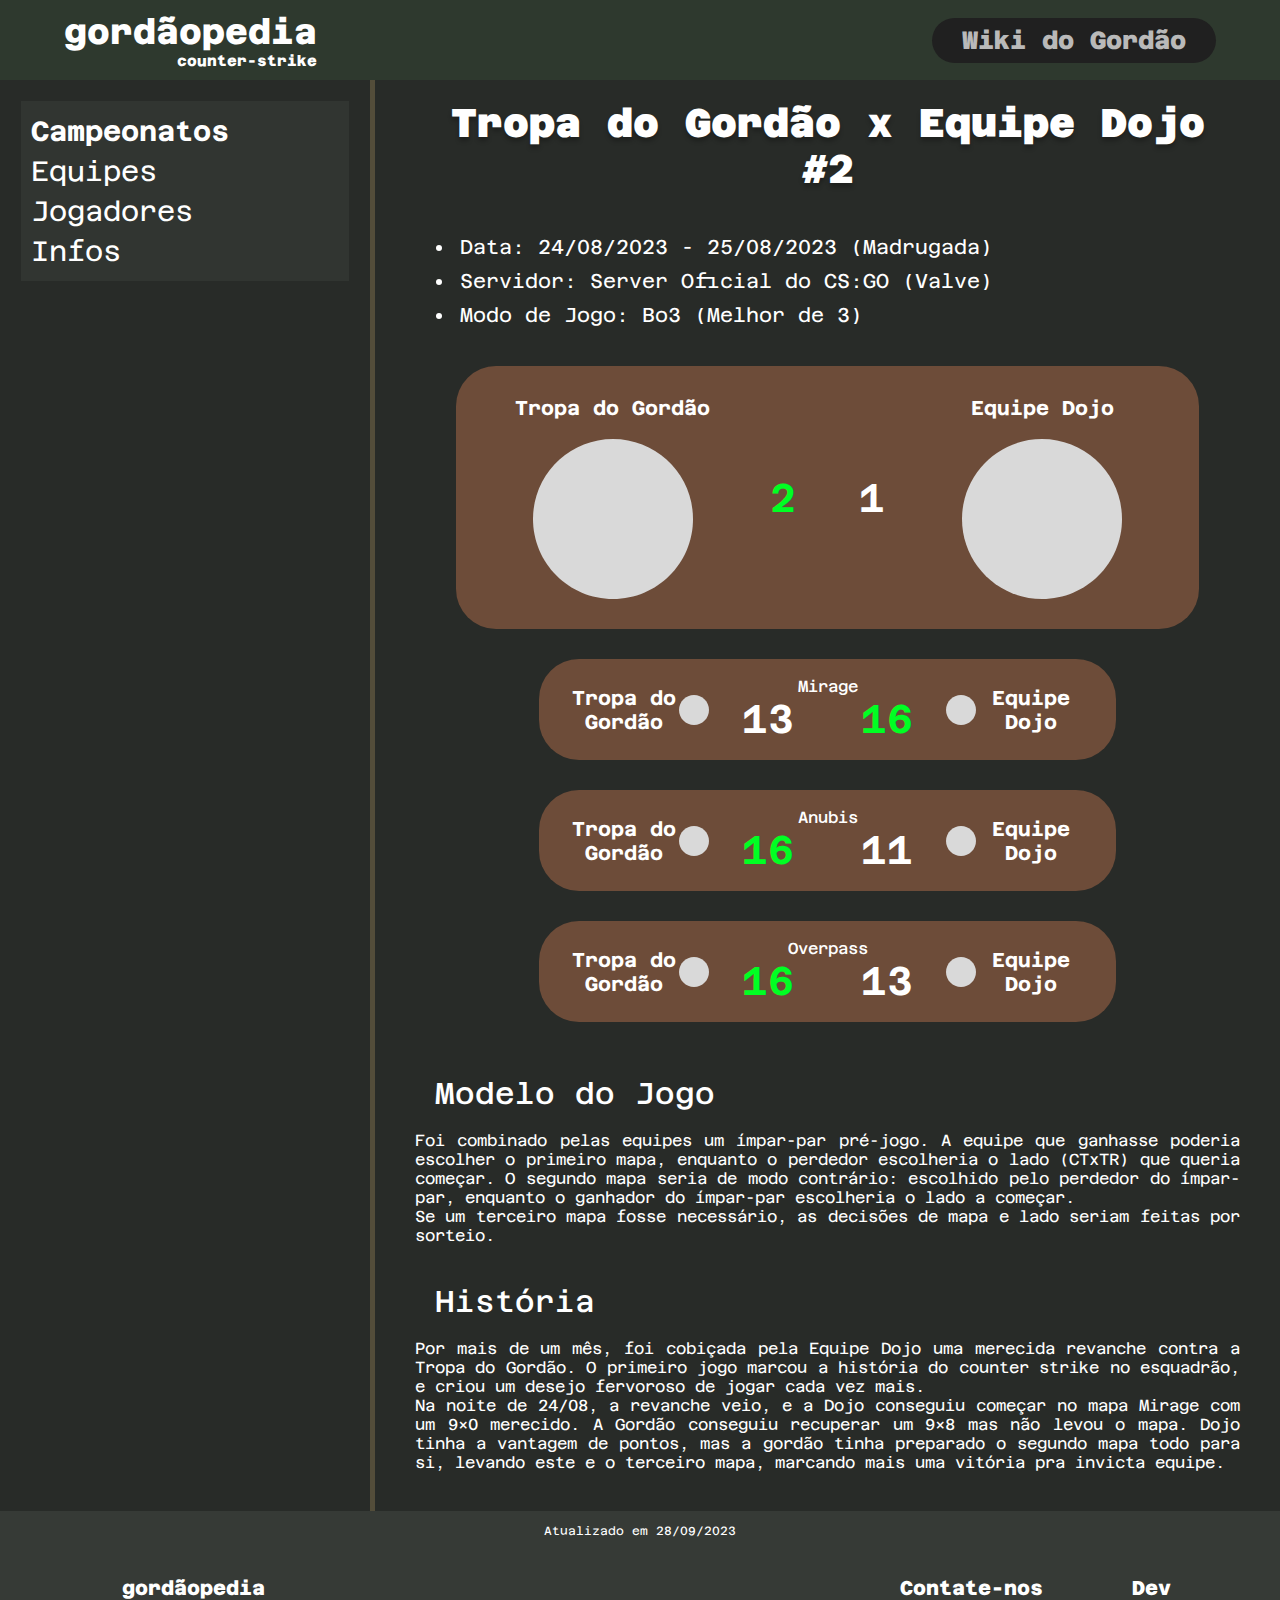
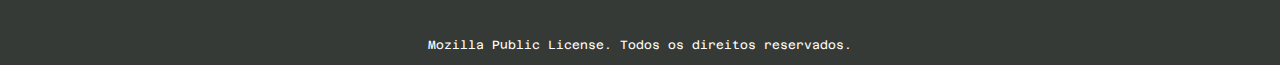
<file: campeonatos/amistosos/gordao_dojo_2.html>
<!DOCTYPE html>
<html lang="en">
<head>
    <meta charset="UTF-8">
    <meta name="viewport" content="width=device-width, initial-scale=1.0">
    <link rel="stylesheet" href="../styles.css">
    <link rel="stylesheet" href="../mainBarStyle.css">
    <title>GordãoPedia</title>
</head>
<body>
    <header id="header">
        <svg xmlns="http://www.w3.org/2000/svg" enable-background="new 0 0 24 24" viewBox="0 0 24 24" id="menu-bar"><rect width="24" height="24" fill="none"></rect><path d="M18.2,12.7H5.8C5.3,12.7,5,12.4,5,12s0.3-0.7,0.7-0.7h12.5c0.4,0,0.7,0.3,0.7,0.7S18.7,12.7,18.2,12.7z M19,7.8
            C19,7.3,18.7,7,18.3,7H5.8C5.3,7,5,7.4,5,7.8s0.3,0.7,0.7,0.7h12.5C18.7,8.5,19,8.2,19,7.8z M19,16.2c0-0.4-0.3-0.7-0.7-0.7H5.8
            c-0.4,0-0.7,0.3-0.7,0.7C5,16.6,5.4,17,5.8,17h12.5C18.7,17,19,16.7,19,16.2z"></path></svg>
        <a href="../../index.html">
            <h1>gordãopedia</h1>
            <h2>counter-strike</h2>
        </a>
        <p>Wiki do Gordão</p>
    </header>

    <div id="navbar">
        <a href="../../campeonatos/index.html" style="font-weight: 700 !important;">Campeonatos</a>
        <a href="../../equipes/index.html">Equipes</a>
        <a href="../../jogadores/index.html">Jogadores</a>
        <a href="../../infos/index.html">Infos</a>
    </div>

    <main>
        <div id="sidebar">
            <div id="secondDiv" style="position: sticky; top: 10px;">
                <a href="../../campeonatos/index.html" style="font-weight: 700 !important;">Campeonatos</a>
                <a href="../../equipes/index.html">Equipes</a>
                <a href="../../jogadores/index.html">Jogadores</a>
                <a href="../../infos/index.html">Infos</a>
            </div>
        </div>

        <div id="listra" style="width: 20px; background-color: #534D3A;"></div>

        <div id="mainbar">
            <h1><strong>Tropa do Gordão</strong> x <strong>Equipe Dojo</strong> #2</h1>
            <br><br>
            <ul>
                <li>Data: 24/08/2023 - 25/08/2023 (Madrugada)</li>
                <li>Servidor: Server Oficial do CS:GO (Valve)</li>
                <li>Modo de Jogo: Bo3 (Melhor de 3)</li>
            </ul>
            <br>
            
            <div style="display:flex; flex-flow: column; align-items: center;">
                <div class="jogo">
                    <div class="times">
                        <h3>Tropa do Gordão</h3>
                        <br>
                        <svg xmlns="http://www.w3.org/2000/svg" viewBox="0 0 180 180" fill="none">
                            <path d="M180 90C180 139.706 139.706 180 90 180C40.2944 180 0 139.706 0 90C0 40.2944 40.2944 0 90 0C139.706 0 180 40.2944 180 90Z" fill="#D9D9D9"/>
                        </svg>
                    </div>
                    <div class="numeros">
                        <p style="color: #00FF23;">2</p>
                        <p style="color: #FFFFFF">1</p>
                    </div>
                    <div class="times">
                        <h3>Equipe Dojo</h3>
                        <br>
                        <svg xmlns="http://www.w3.org/2000/svg" viewBox="0 0 180 180" fill="none">
                            <path d="M180 90C180 139.706 139.706 180 90 180C40.2944 180 0 139.706 0 90C0 40.2944 40.2944 0 90 0C139.706 0 180 40.2944 180 90Z" fill="#D9D9D9"/>
                        </svg>
                    </div>
                </div>
                <div class="mapa">
                    <div class="times">
                        <h3>Tropa do Gordão</h3>
                        <svg xmlns="http://www.w3.org/2000/svg" viewBox="0 0 180 180" fill="none">
                            <path d="M180 90C180 139.706 139.706 180 90 180C40.2944 180 0 139.706 0 90C0 40.2944 40.2944 0 90 0C139.706 0 180 40.2944 180 90Z" fill="#D9D9D9"/>
                        </svg>
                    </div>
                    <div class="titulo">
                        <h4>Mirage</h4>
                        <div class="numeros">
                            <p style="color: #FFFFFF;">13</p>
                            <p style="color: #00FF23;">16</p>
                        </div>
                    </div>
                    <div class="times">
                        <svg xmlns="http://www.w3.org/2000/svg" viewBox="0 0 180 180" fill="none">
                            <path d="M180 90C180 139.706 139.706 180 90 180C40.2944 180 0 139.706 0 90C0 40.2944 40.2944 0 90 0C139.706 0 180 40.2944 180 90Z" fill="#D9D9D9"/>
                        </svg>
                        <h3>Equipe Dojo</h3>
                    </div>
                </div>
                <div class="mapa">
                    <div class="times">
                        <h3>Tropa do Gordão</h3>
                        <svg xmlns="http://www.w3.org/2000/svg" viewBox="0 0 180 180" fill="none">
                            <path d="M180 90C180 139.706 139.706 180 90 180C40.2944 180 0 139.706 0 90C0 40.2944 40.2944 0 90 0C139.706 0 180 40.2944 180 90Z" fill="#D9D9D9"/>
                        </svg>
                    </div>
                    <div class="titulo">
                        <h4>Anubis</h4>
                        <div class="numeros">
                            <p style="color: #00FF23;">16</p>
                            <p style="color: #FFFFFF">11</p>
                        </div>
                    </div>
                    <div class="times">
                        <svg xmlns="http://www.w3.org/2000/svg" viewBox="0 0 180 180" fill="none">
                            <path d="M180 90C180 139.706 139.706 180 90 180C40.2944 180 0 139.706 0 90C0 40.2944 40.2944 0 90 0C139.706 0 180 40.2944 180 90Z" fill="#D9D9D9"/>
                        </svg>
                        <h3>Equipe Dojo</h3>
                    </div>
                </div>
                <div class="mapa">
                    <div class="times">
                        <h3>Tropa do Gordão</h3>
                        <svg xmlns="http://www.w3.org/2000/svg" viewBox="0 0 180 180" fill="none">
                            <path d="M180 90C180 139.706 139.706 180 90 180C40.2944 180 0 139.706 0 90C0 40.2944 40.2944 0 90 0C139.706 0 180 40.2944 180 90Z" fill="#D9D9D9"/>
                        </svg>
                    </div>
                    <div class="titulo">
                        <h4>Overpass</h4>
                        <div class="numeros">
                            <p style="color: #00FF23;">16</p>
                            <p style="color: #FFFFFF">13</p>
                        </div>
                    </div>
                    <div class="times">
                        <svg xmlns="http://www.w3.org/2000/svg" viewBox="0 0 180 180" fill="none">
                            <path d="M180 90C180 139.706 139.706 180 90 180C40.2944 180 0 139.706 0 90C0 40.2944 40.2944 0 90 0C139.706 0 180 40.2944 180 90Z" fill="#D9D9D9"/>
                        </svg>
                        <h3>Equipe Dojo</h3>
                    </div>
                </div>
            </div>

            <br>
            <h2>Modelo do Jogo</h2>
            <p>Foi combinado pelas equipes um ímpar-par pré-jogo. A equipe que ganhasse poderia escolher o primeiro mapa, enquanto o perdedor escolheria o lado (CTxTR) que queria começar. O segundo mapa seria de modo contrário: escolhido pelo perdedor do ímpar-par, enquanto o ganhador do ímpar-par escolheria o lado a começar.</p>
            <p>Se um terceiro mapa fosse necessário, as decisões de mapa e lado seriam feitas por sorteio.</p>
            <br>
            <h2>História</h2>
            <p>Por mais de um mês, foi cobiçada pela Equipe Dojo uma merecida revanche contra a Tropa do Gordão. O primeiro jogo marcou a história do counter strike no esquadrão, e criou um desejo fervoroso de jogar cada vez mais.</p>
            <p>Na noite de 24/08, a revanche veio, e a Dojo conseguiu começar no mapa Mirage com um 9x0 merecido. A Gordão conseguiu recuperar um 9x8 mas não levou o mapa. Dojo tinha a vantagem de pontos, mas a gordão tinha preparado o segundo mapa todo para si, levando este e o terceiro mapa, marcando mais uma vitória pra invicta equipe.</p>
            <br>
        </div>
    </main>

    <footer>
        <p>Atualizado em 28/09/2023</p>
        <div id="footerWrapper">
            <a href="../../index.html">gordãopedia</a>
            <div>
                <a href="../../comingsoon.html">Contate-nos</a>
                <a href="https://github.com/FeMartins50">Dev</a>
            </div>
        </div>
        <p>Mozilla Public License. Todos os direitos reservados.</p>
    </footer>

    <script>
        menu_bar = document.getElementById("menu-bar");
        navbar = document.getElementById("navbar");
        isNavbarOn = false;
        menu_bar.onclick = () => {
            if (isNavbarOn) {
                navbar.style.top = "-100%";
                isNavbarOn = false;
            } else {
                headerHeight = window.getComputedStyle(document.getElementById("header")).height;
                console.log(headerHeight);
                navbar.style.top = headerHeight;
                isNavbarOn = true;
            }
            console.log("click " + isNavbarOn);
        }
    </script>
</body>
</html>
</file>
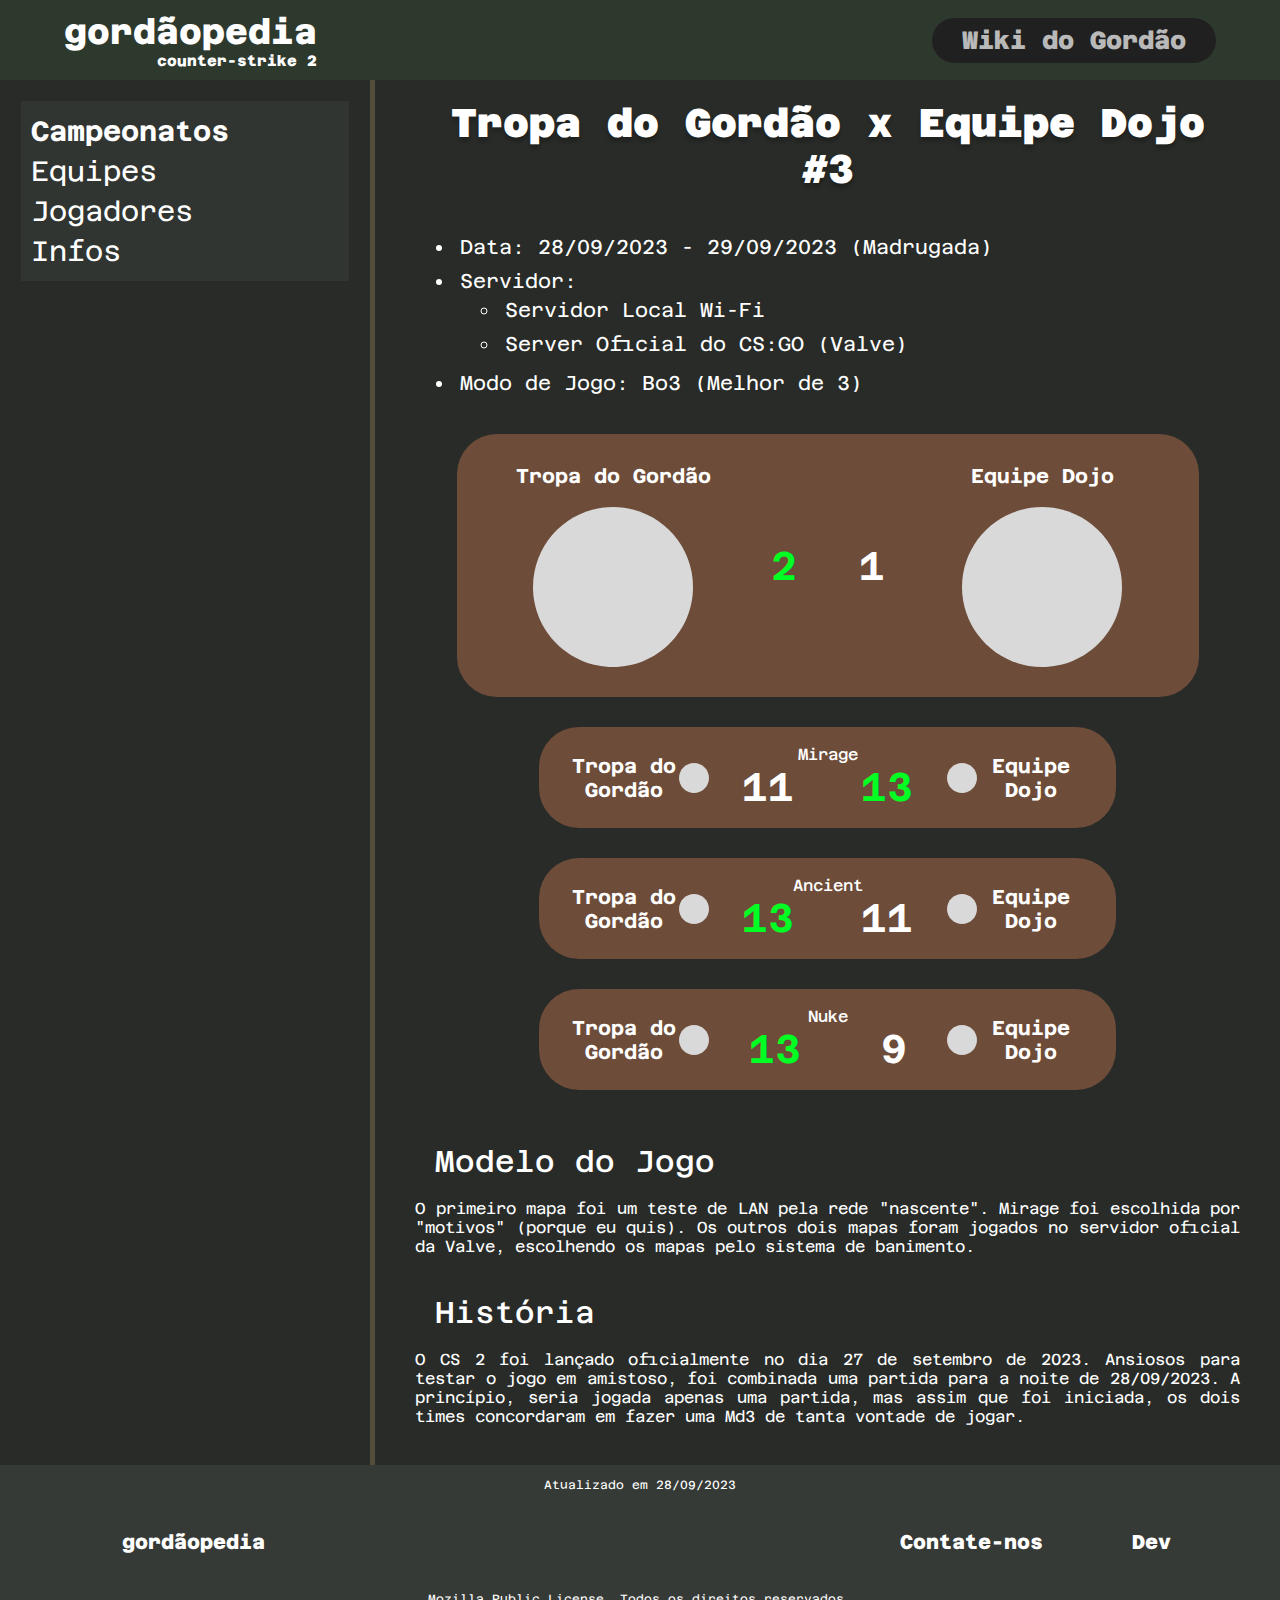
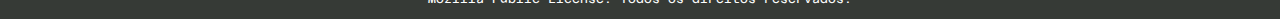
<file: campeonatos/amistosos/gordao_dojo_3.html>
<!DOCTYPE html>
<html lang="en">
<head>
    <meta charset="UTF-8">
    <meta name="viewport" content="width=device-width, initial-scale=1.0">
    <link rel="stylesheet" href="../styles.css">
    <link rel="stylesheet" href="../mainBarStyle.css">
    <title>GordãoPedia</title>
</head>
<body>
    <header id="header">
        <svg xmlns="http://www.w3.org/2000/svg" enable-background="new 0 0 24 24" viewBox="0 0 24 24" id="menu-bar"><rect width="24" height="24" fill="none"></rect><path d="M18.2,12.7H5.8C5.3,12.7,5,12.4,5,12s0.3-0.7,0.7-0.7h12.5c0.4,0,0.7,0.3,0.7,0.7S18.7,12.7,18.2,12.7z M19,7.8
            C19,7.3,18.7,7,18.3,7H5.8C5.3,7,5,7.4,5,7.8s0.3,0.7,0.7,0.7h12.5C18.7,8.5,19,8.2,19,7.8z M19,16.2c0-0.4-0.3-0.7-0.7-0.7H5.8
            c-0.4,0-0.7,0.3-0.7,0.7C5,16.6,5.4,17,5.8,17h12.5C18.7,17,19,16.7,19,16.2z"></path></svg>
        <a href="../../index.html">
            <h1>gordãopedia</h1>
            <h2>counter-strike 2</h2>
        </a>
        <p>Wiki do Gordão</p>
    </header>

    <div id="navbar">
        <a href="../../campeonatos/index.html" style="font-weight: 700 !important;">Campeonatos</a>
        <a href="../../equipes/index.html">Equipes</a>
        <a href="../../jogadores/index.html">Jogadores</a>
        <a href="../../infos/index.html">Infos</a>
    </div>

    <main>
        <div id="sidebar">
            <div id="secondDiv" style="position: sticky; top: 10px;">
                <a href="../../campeonatos/index.html" style="font-weight: 700 !important;">Campeonatos</a>
                <a href="../../equipes/index.html">Equipes</a>
                <a href="../../jogadores/index.html">Jogadores</a>
                <a href="../../infos/index.html">Infos</a>
            </div>
        </div>

        <div id="listra" style="width: 20px; background-color: #534D3A;"></div>

        <div id="mainbar">
            <h1><strong>Tropa do Gordão</strong> x <strong>Equipe Dojo</strong> #3</h1>
            <br><br>
            <ul>
                <li>Data: 28/09/2023 - 29/09/2023 (Madrugada)</li>
                <li>Servidor:
                    <ul>
                        <li>Servidor Local Wi-Fi</li>
                        <li>Server Oficial do CS:GO (Valve)</li>
                    </ul>
                </li>
                <li>Modo de Jogo: Bo3 (Melhor de 3)</li>
            </ul>
            <br>
            
            <div style="display:flex; flex-flow: column; align-items: center;">
                <div class="jogo">
                    <div class="times">
                        <h3>Tropa do Gordão</h3>
                        <br>
                        <svg xmlns="http://www.w3.org/2000/svg" viewBox="0 0 180 180" fill="none">
                            <path d="M180 90C180 139.706 139.706 180 90 180C40.2944 180 0 139.706 0 90C0 40.2944 40.2944 0 90 0C139.706 0 180 40.2944 180 90Z" fill="#D9D9D9"/>
                        </svg>
                    </div>
                    <div class="numeros">
                        <p style="color: #00FF23;">2</p>
                        <p style="color: #FFFFFF">1</p>
                    </div>
                    <div class="times">
                        <h3>Equipe Dojo</h3>
                        <br>
                        <svg xmlns="http://www.w3.org/2000/svg" viewBox="0 0 180 180" fill="none">
                            <path d="M180 90C180 139.706 139.706 180 90 180C40.2944 180 0 139.706 0 90C0 40.2944 40.2944 0 90 0C139.706 0 180 40.2944 180 90Z" fill="#D9D9D9"/>
                        </svg>
                    </div>
                </div>
                <div class="mapa">
                    <div class="times">
                        <h3>Tropa do Gordão</h3>
                        <svg xmlns="http://www.w3.org/2000/svg" viewBox="0 0 180 180" fill="none">
                            <path d="M180 90C180 139.706 139.706 180 90 180C40.2944 180 0 139.706 0 90C0 40.2944 40.2944 0 90 0C139.706 0 180 40.2944 180 90Z" fill="#D9D9D9"/>
                        </svg>
                    </div>
                    <div class="titulo">
                        <h4>Mirage</h4>
                        <div class="numeros">
                            <p style="color: #FFFFFF;">11</p>
                            <p style="color: #00FF23;">13</p>
                        </div>
                    </div>
                    <div class="times">
                        <svg xmlns="http://www.w3.org/2000/svg" viewBox="0 0 180 180" fill="none">
                            <path d="M180 90C180 139.706 139.706 180 90 180C40.2944 180 0 139.706 0 90C0 40.2944 40.2944 0 90 0C139.706 0 180 40.2944 180 90Z" fill="#D9D9D9"/>
                        </svg>
                        <h3>Equipe Dojo</h3>
                    </div>
                </div>
                <div class="mapa">
                    <div class="times">
                        <h3>Tropa do Gordão</h3>
                        <svg xmlns="http://www.w3.org/2000/svg" viewBox="0 0 180 180" fill="none">
                            <path d="M180 90C180 139.706 139.706 180 90 180C40.2944 180 0 139.706 0 90C0 40.2944 40.2944 0 90 0C139.706 0 180 40.2944 180 90Z" fill="#D9D9D9"/>
                        </svg>
                    </div>
                    <div class="titulo">
                        <h4>Ancient</h4>
                        <div class="numeros">
                            <p style="color: #00FF23;">13</p>
                            <p style="color: #FFFFFF">11</p>
                        </div>
                    </div>
                    <div class="times">
                        <svg xmlns="http://www.w3.org/2000/svg" viewBox="0 0 180 180" fill="none">
                            <path d="M180 90C180 139.706 139.706 180 90 180C40.2944 180 0 139.706 0 90C0 40.2944 40.2944 0 90 0C139.706 0 180 40.2944 180 90Z" fill="#D9D9D9"/>
                        </svg>
                        <h3>Equipe Dojo</h3>
                    </div>
                </div>
                <div class="mapa">
                    <div class="times">
                        <h3>Tropa do Gordão</h3>
                        <svg xmlns="http://www.w3.org/2000/svg" viewBox="0 0 180 180" fill="none">
                            <path d="M180 90C180 139.706 139.706 180 90 180C40.2944 180 0 139.706 0 90C0 40.2944 40.2944 0 90 0C139.706 0 180 40.2944 180 90Z" fill="#D9D9D9"/>
                        </svg>
                    </div>
                    <div class="titulo">
                        <h4>Nuke</h4>
                        <div class="numeros">
                            <p style="color: #00FF23;">13</p>
                            <p style="color: #FFFFFF">9</p>
                        </div>
                    </div>
                    <div class="times">
                        <svg xmlns="http://www.w3.org/2000/svg" viewBox="0 0 180 180" fill="none">
                            <path d="M180 90C180 139.706 139.706 180 90 180C40.2944 180 0 139.706 0 90C0 40.2944 40.2944 0 90 0C139.706 0 180 40.2944 180 90Z" fill="#D9D9D9"/>
                        </svg>
                        <h3>Equipe Dojo</h3>
                    </div>
                </div>
            </div>

            <br>
            <h2>Modelo do Jogo</h2>
            <p>O primeiro mapa foi um teste de LAN pela rede "nascente". Mirage foi escolhida por "motivos" (porque eu quis). Os outros dois mapas foram jogados no servidor oficial da Valve, escolhendo os mapas pelo sistema de banimento.</p>
            <br>
            <h2>História</h2>
            <p>O CS 2 foi lançado oficialmente no dia 27 de setembro de 2023. Ansiosos para testar o jogo em amistoso, foi combinada uma partida para a noite de 28/09/2023. A princípio, seria jogada apenas uma partida, mas assim que foi iniciada, os dois times concordaram em fazer uma Md3 de tanta vontade de jogar.</p>
            <br>
        </div>
    </main>

    <footer>
        <p>Atualizado em 28/09/2023</p>
        <div id="footerWrapper">
            <a href="../../index.html">gordãopedia</a>
            <div>
                <a href="../../comingsoon.html">Contate-nos</a>
                <a href="https://github.com/FeMartins50">Dev</a>
            </div>
        </div>
        <p>Mozilla Public License. Todos os direitos reservados.</p>
    </footer>

    <script>
        menu_bar = document.getElementById("menu-bar");
        navbar = document.getElementById("navbar");
        isNavbarOn = false;
        menu_bar.onclick = () => {
            if (isNavbarOn) {
                navbar.style.top = "-100%";
                isNavbarOn = false;
            } else {
                headerHeight = window.getComputedStyle(document.getElementById("header")).height;
                console.log(headerHeight);
                navbar.style.top = headerHeight;
                isNavbarOn = true;
            }
            console.log("click " + isNavbarOn);
        }
    </script>
</body>
</html>
</file>
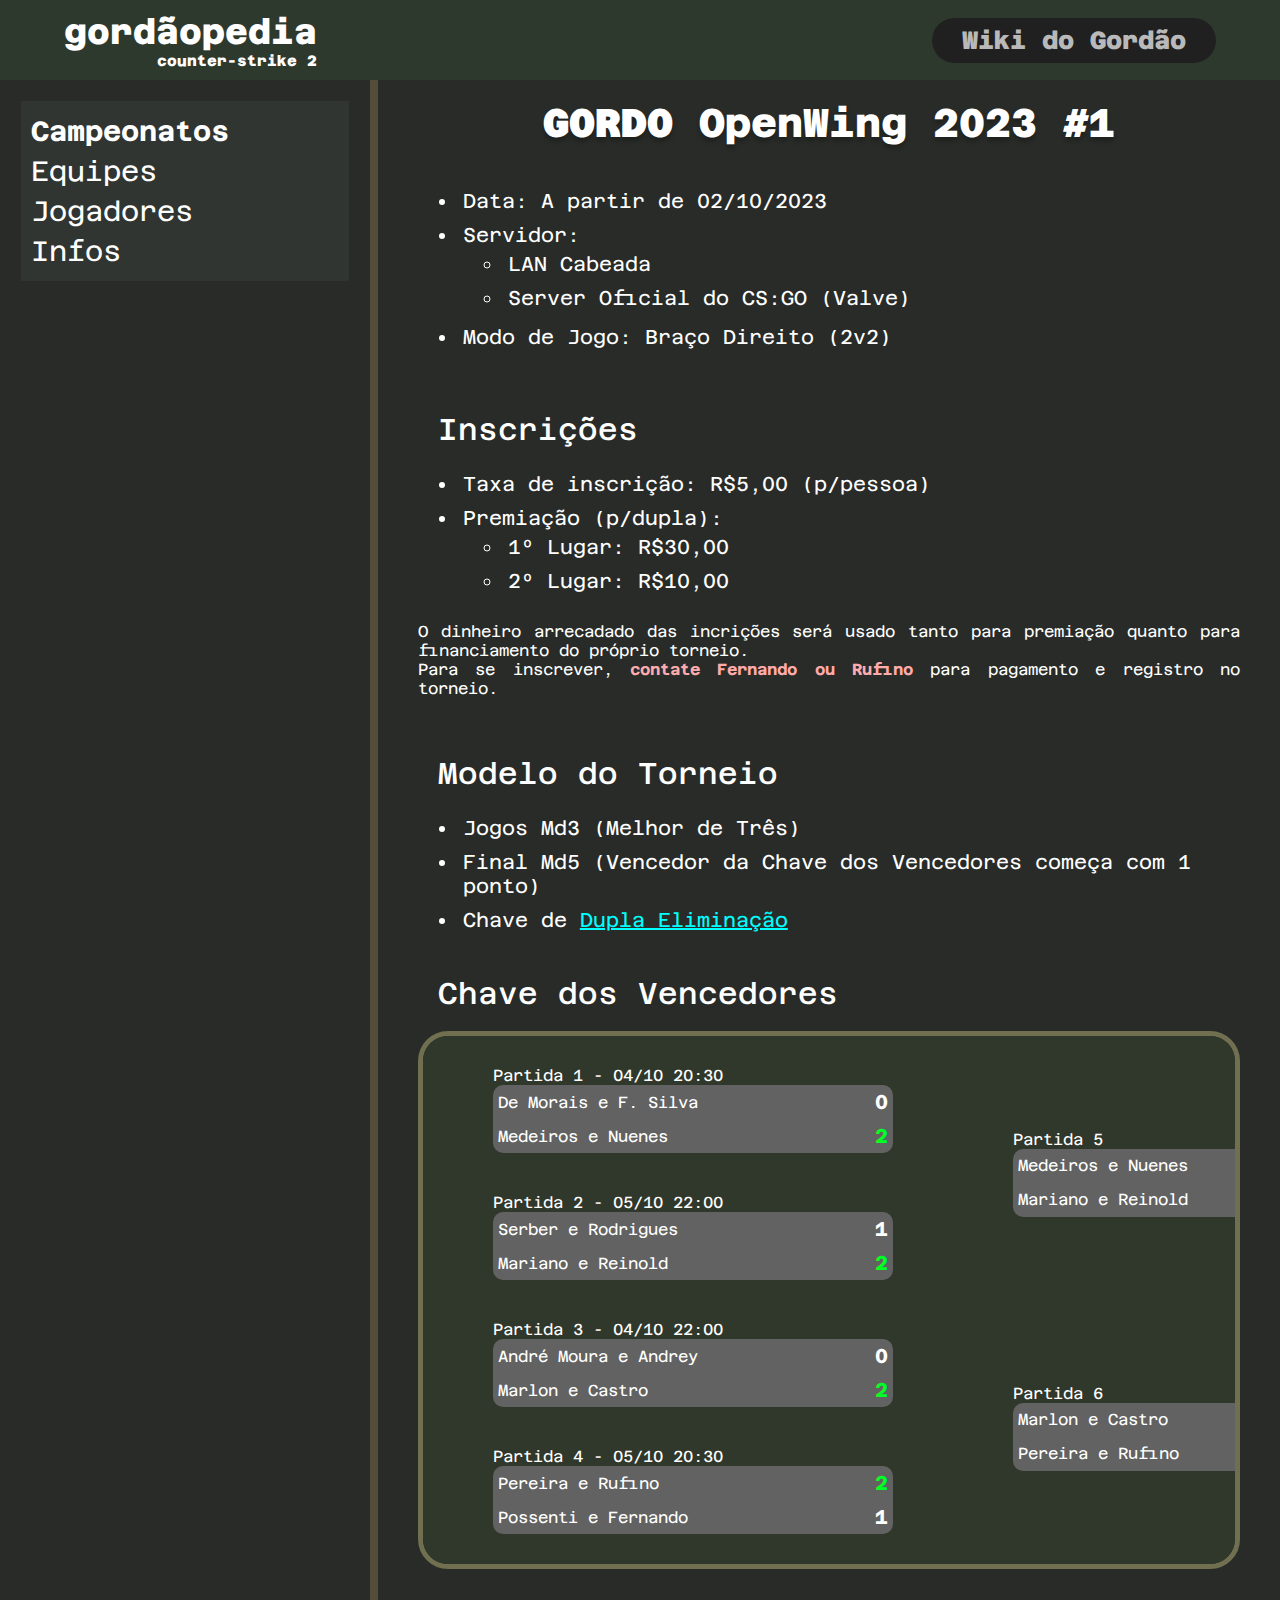
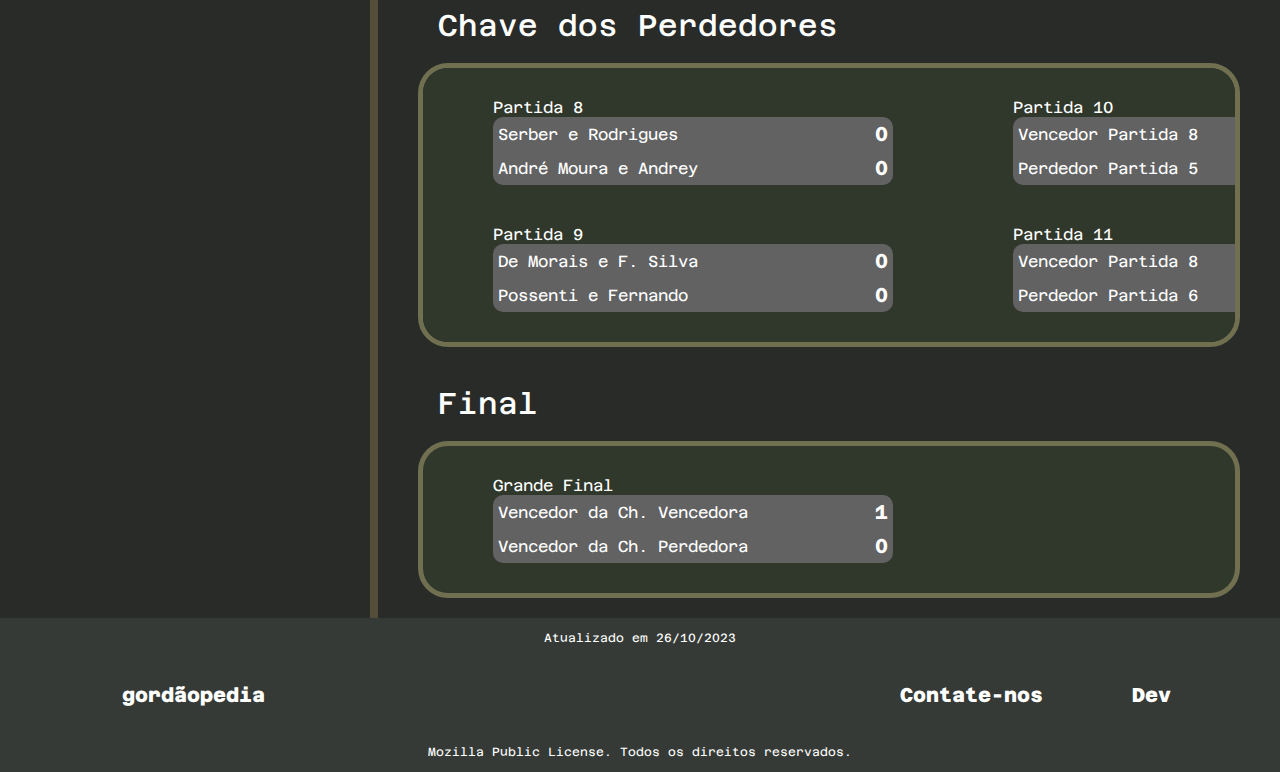
<file: campeonatos/torneios/gordo_openwing_2023_1.html>
<!DOCTYPE html>
<html lang="en">
<head>
    <meta charset="UTF-8">
    <meta name="viewport" content="width=device-width, initial-scale=1.0">
    <link rel="stylesheet" href="../styles.css">
    <link rel="stylesheet" href="../mainBarStyle.css">
    <link rel="stylesheet" href="./game-bracket.css">
    <title>GordãoPedia</title>
</head>
<body>
    <header id="header">
        <svg xmlns="http://www.w3.org/2000/svg" enable-background="new 0 0 24 24" viewBox="0 0 24 24" id="menu-bar"><rect width="24" height="24" fill="none"></rect><path d="M18.2,12.7H5.8C5.3,12.7,5,12.4,5,12s0.3-0.7,0.7-0.7h12.5c0.4,0,0.7,0.3,0.7,0.7S18.7,12.7,18.2,12.7z M19,7.8
            C19,7.3,18.7,7,18.3,7H5.8C5.3,7,5,7.4,5,7.8s0.3,0.7,0.7,0.7h12.5C18.7,8.5,19,8.2,19,7.8z M19,16.2c0-0.4-0.3-0.7-0.7-0.7H5.8
            c-0.4,0-0.7,0.3-0.7,0.7C5,16.6,5.4,17,5.8,17h12.5C18.7,17,19,16.7,19,16.2z"></path></svg>
        <a href="../../index.html">
            <h1>gordãopedia</h1>
            <h2>counter-strike 2</h2>
        </a>
        <p>Wiki do Gordão</p>
    </header>

    <div id="navbar">
        <a href="../../campeonatos/index.html" style="font-weight: 700 !important;">Campeonatos</a>
        <a href="../../equipes/index.html">Equipes</a>
        <a href="../../jogadores/index.html">Jogadores</a>
        <a href="../../infos/index.html">Infos</a>
    </div>

    <main>
        <div id="sidebar">
            <div id="secondDiv" style="position: sticky; top: 10px;">
                <a href="../../campeonatos/index.html" style="font-weight: 700 !important;">Campeonatos</a>
                <a href="../../equipes/index.html">Equipes</a>
                <a href="../../jogadores/index.html">Jogadores</a>
                <a href="../../infos/index.html">Infos</a>
            </div>
        </div>

        <div id="listra" style="width: 20px !important; background-color: #534D3A;"></div>

        <div id="mainbar">
            <h1><strong>GORDO</strong> OpenWing 2023 #1</h1>
            <br><br>
            <ul>
                <li>Data: A partir de 02/10/2023</li>
                <li>Servidor: <ul>
                    <li>LAN Cabeada</li>
                    <li>Server Oficial do CS:GO (Valve)</li>
                </ul></li>
                <li>Modo de Jogo: Braço Direito (2v2)</li>
            </ul>
            <br><br>

            <h2>Inscrições</h2>
            <ul>
                <li>Taxa de inscrição: R$5,00 (p/pessoa)</li>
                <li>Premiação (p/dupla): <ul>
                    <li>1º Lugar: R$30,00</li>
                    <li>2º Lugar: R$10,00</li>
                </ul></li>
            </ul>
            <br>
            <p>O dinheiro arrecadado das incrições será usado tanto para premiação quanto para financiamento do próprio torneio.</p>
            <p>Para se inscrever, <strong style="color:rgb(255, 171, 171) !important;">contate Fernando ou Rufino</strong> para pagamento e registro no torneio.</p>
            <br><br>

            <h2>Modelo do Torneio</h2>
            <ul>
                <li>Jogos Md3 (Melhor de Três)</li>
                <li>Final Md5 (Vencedor da Chave dos Vencedores começa com 1 ponto)</li>
                <li>Chave de <a href="https://www.competize.com/pt/help/double_elimination" target="_blank" style="color:aqua !important;">Dupla Eliminação</a></li>
            </ul>
            <br>

            <h2>Chave dos Vencedores</h2>
            <div class="game-bracket">
                <div class="round round-1">
                    <ul class="match">
                        Partida 1 - 04/10 20:30
                        <li class="team-top team">
                            <p>De Morais e F. Silva</p><strong>0</strong>
                        </li>
                        <li class="team-bottom team">
                            <p>Medeiros e Nuenes</p><strong style="color: #00ff22">2</strong>
                        </li>
                    </ul>
                    <ul class="match">
                        Partida 2 - 05/10 22:00
                        <li class="team-top team">
                            <p>Serber e Rodrigues</p><strong>1</strong>
                        </li>
                        <li class="team-bottom team">
                            <p>Mariano e Reinold</p><strong style="color: #00ff22">2</strong>
                        </li>
                    </ul>
                    <ul class="match">
                        Partida 3 - 04/10 22:00
                        <li class="team-top team">
                            <p>André Moura e Andrey</p><strong>0</strong>
                        </li>
                        <li class="team-bottom team">
                            <p>Marlon e Castro</p><strong style="color: #00ff22">2</strong>
                        </li>
                    </ul>
                    <ul class="match">
                        Partida 4 - 05/10 20:30
                        <li class="team-top team">
                            <p>Pereira e Rufino</p><strong style="color: #00ff22">2</strong>
                        </li>
                        <li class="team-bottom team">
                            <p>Possenti e Fernando</p><strong>1</strong>
                        </li>
                    </ul>
                </div>

                <div class="round round-2">
                    <ul class="match">
                        Partida 5
                        <li class="team-top team">
                            <p>Medeiros e Nuenes</p><strong>0</strong>
                        </li>
                        <li class="team-bottom team">
                            <p>Mariano e Reinold</p><strong>0</strong>
                        </li>
                    </ul>
                    <ul class="match">
                        Partida 6
                        <li class="team-top team">
                            <p>Marlon e Castro</p><strong>0</strong>
                        </li>
                        <li class="team-bottom team">
                            <p>Pereira e Rufino</p><strong>0</strong>
                        </li>
                    </ul>
                </div>

                <div class="round round-3">
                    <ul class="match">
                        Partida 7
                        <li class="team-top team">
                            <p>Vencedor Partida 5</p><strong>0</strong>
                        </li>
                        <li class="team-bottom team">
                            <p>Vencedor Partida 6</p><strong>0</strong>
                        </li>
                    </ul>
                </div>
            </div>

            <br>
            <h2>Chave dos Perdedores</h2>
            <div class="game-bracket">
                   <div class="round round-1">
                    <ul class="match">
                        Partida 8
                        <li class="team-top team">
                            <p>Serber e Rodrigues</p><strong>0</strong>
                        </li>
                        <li class="team-bottom team">
                            <p>André Moura e Andrey</p><strong>0</strong>
                        </li>
                    </ul>
                    <ul class="match">
                        Partida 9
                        <li class="team-top team">
                            <p>De Morais e F. Silva</p><strong>0</strong>
                        </li>
                        <li class="team-bottom team">
                            <p>Possenti e Fernando</p><strong>0</strong>
                        </li>
                    </ul>
                </div>

                <div class="round round-2">
                    <ul class="match">
                        Partida 10
                        <li class="team-top team">
                            <p>Vencedor Partida 8</p><strong>0</strong>
                        </li>
                        <li class="team-bottom team">
                            <p>Perdedor Partida 5</p><strong>0</strong>
                        </li>
                    </ul>
                    <ul class="match">
                        Partida 11
                        <li class="team-top team">
                            <p>Vencedor Partida 8</p><strong>0</strong>
                        </li>
                        <li class="team-bottom team">
                            <p>Perdedor Partida 6</p><strong>0</strong>
                        </li>
                    </ul>
                </div>

                <div class="round round-3">
                    <ul class="match">
                        Partida 12
                        <li class="team-top team">
                            <p>Vencedor Partida 10</p><strong>0</strong>
                        </li>
                        <li class="team-bottom team">
                            <p>Vencedor Partida 11</p><strong>0</strong>
                        </li>
                    </ul>
                </div>

                <div class="round round-4">
                    <ul class="match">
                        Partida 13
                        <li class="team-top team">
                            <p>Vencedor Partida 12</p><strong>0</strong>
                        </li>
                        <li class="team-bottom team">
                            <p>Perdedor Partida 7</p><strong>0</strong>
                        </li>
                    </ul>
                </div>
            </div>
            
            <br>
            <h2>Final</h2>
            <div class="game-bracket">
                   <div class="round round-1">
                    <ul class="match">
                        Grande Final
                        <li class="team-top team">
                            <p>Vencedor da Ch. Vencedora</p><strong>1</strong>
                        </li>
                        <li class="team-bottom team">
                            <p>Vencedor da Ch. Perdedora</p><strong>0</strong>
                        </li>
                    </ul>
                </div>
            </div>
        </div>
    </main>

    <footer>
        <p>Atualizado em 26/10/2023</p>
        <div id="footerWrapper">
            <a href="../../index.html">gordãopedia</a>
            <div>
                <a href="../../comingsoon.html">Contate-nos</a>
                <a href="https://github.com/FeMartins50">Dev</a>
            </div>
        </div>
        <p>Mozilla Public License. Todos os direitos reservados.</p>
    </footer>

    <script>
        menu_bar = document.getElementById("menu-bar");
        navbar = document.getElementById("navbar");
        isNavbarOn = false;
        menu_bar.onclick = () => {
            if (isNavbarOn) {
                navbar.style.top = "-100%";
                isNavbarOn = false;
            } else {
                headerHeight = window.getComputedStyle(document.getElementById("header")).height;
                console.log(headerHeight);
                navbar.style.top = headerHeight;
                isNavbarOn = true;
            }
            console.log("click " + isNavbarOn);
        }
    </script>
</body>
</html>
</file>
<file: main_styles.css>
@import url(https://fonts.googleapis.com/css?family=Azeret+Mono);

* {
    box-sizing: border-box;
    margin: 0;
    padding: 0;
}

body {
    min-height: 100vh;
    background: #282B28;
    color: #FFF;
}

/* Resetando a config dos hyperlink's */
a {
    text-decoration: none;
    color: inherit;
}
a:link, a:visited, a:-webkit-any-link {
    text-decoration: none;
    color: inherit;
}
a:focus, a:hover, a:active {
    text-decoration: none;
    color: inherit;
}


header {
    width: 100vw;
    height: 180px;
    max-width: 100%;
    background: #2E392E;
    
    display: flex;
    flex-flow: column;
    justify-content: space-evenly;
    align-items: center;
}
header a {
    color: #FFF;
    text-align: center;
    font-family: Azeret Mono;
    font-size: 40px;
    font-style: normal;
    font-weight: 800;
    line-height: normal;
}
header p {
    padding: 5px 30px;
    border-radius: 45px;
    background: #202020;

    color: rgba(255, 255, 255, 0.70);
    text-align: center;
    font-family: Azeret Mono;
    font-size: 30px;
    font-style: normal;
    font-weight: 800;
    line-height: normal;
}

@media (width < 400px) {
    header {
        height: 120px;
    }
    header a {
        font-size: 30px;
    }
    header p {
        font-size: 20px;
    }
}

#noticia {
    width: 100%;
    height: 40px;
    background: #534D3A;

    display: flex;
    align-items: center;
    justify-content: center;

    color: #FFF;
    text-align: center;
    font-family: Azeret Mono;
    font-size: 18px;
    font-style: normal;
    font-weight: 800;
    line-height: normal;
}
@media (width < 550px) {
    #noticia {
        font-size: 14px;
    }
}

section {
    display: flex;
    flex-flow: wrap;
    justify-content: space-around;
    margin: 10px 0;
}
section a {
    width: 400px;
    height: 180px;
    margin: 2% 5%;
    border-radius: 30px;
    background: #653A2F;
    display: flex;
    flex-flow: column;
}
section .letreiro {
    padding: 15px;

    color: #FFF;
    text-align: center;
    text-shadow: 0px 4px 4px rgba(0, 0, 0, 0.25);
    font-family: Azeret Mono;
    font-size: 30px;
    font-style: normal;
    font-weight: 800;
    line-height: normal;
}
section .barraPreta {
    width: 100%;
    height: 15%;
    background: #363A36;
    flex-shrink: 0;
}
section img {
    width: 100%;
    height: 100px;
    flex-shrink: 0;
    border-radius: 0px 0px 30px 30px;
}
@media (width < 1000px) {
    section a {
        width: 300px;
        height: 135px;
    }
    section .letreiro {
        padding: 11px;
        font-size: 22px;
    }
    section img {
        height: 75px;
    }
}
@media (width < 750px) {
    section a {
        margin: 4% 5%;
    }
}

footer {
    width: 100%;
    min-height: 130px;
    padding: 1% 5% 1%;
    background-color: #363A36;
    display: flex;
    flex-flow: column;

    color: #FFF;
    text-align: center;
    font-family: Azeret Mono;
    font-size: 20px;
    font-style: normal;
    font-weight: 800;
    line-height: normal;
}
footer #footerWrapper {
    height: 100px;
    display: flex;
    flex-flow: row;
    justify-content: space-between;
    align-items: center;
}
footer #footerWrapper div {
    flex: 1;
    display: flex;
    flex-flow: row;
    justify-content: flex-end;
    align-items: center;
}
footer #footerWrapper a {
    padding: 0 5%;
}
footer p {
    align-content: center;
    
    color: #FFF;
    text-align: center;
    font-family: Azeret Mono;
    font-size: 12px;
    font-style: normal;
    font-weight: 400;
    line-height: normal;
}
@media (width < 800px) {
    footer {
        font-size: 16px;
    }
    footer p {
        font-size: 10px;
    }
}
@media (width < 550px) {
    footer {
        font-size: 12px;
    }
    footer p {
        font-size: 8px;
    }
}
</file>
<file: campeonatos/styles.css>
@import url(https://fonts.googleapis.com/css?family=Azeret+Mono);

* {
    box-sizing: border-box;
    margin: 0;
    padding: 0;
}

body {
    min-height: 100vh;
    background: #282B28;
    color: #FFF;
}

/* Resetando a config dos hyperlink's*/
a {
    text-decoration: none;
    color: inherit;
}
a:link, a:visited, a:-webkit-any-link {
    text-decoration: none;
    color: inherit;
}
a:hover, a:active {
    text-decoration: none;
    color: inherit;
}

header {
    z-index: 3;
    position: relative;
    width: 100vw;
    height: 80px;
    max-width: 100%;
    padding: 1.5% 5%;
    background: #2E392E;
    
    display: flex;
    flex-flow: row;
    justify-content: space-between;
    align-items: center;
}
header svg {
    height: 40px;
    width: 40px;
    fill: #FFF;
    display: none;
}
header a {
    display: flex;
    flex-flow: column;
    align-items: right;
}
header h1 {
    color: #FFF;
    text-align: center;
    font-family: Azeret Mono;
    font-size: 35px;
    font-style: normal;
    font-weight: 800;
    line-height: normal;
}
header h2 {
    color: #FFF;
    text-align: right;
    font-family: Azeret Mono;
    font-size: 15px;
    font-style: normal;
    font-weight: 800;
    line-height: normal;
}
header p {
    display: inline;
    padding: 8px 30px;
    border-radius: 45px;
    background: #202020;

    color: rgba(255, 255, 255, 0.70);
    font-family: Azeret Mono;
    font-size: 25px;
    font-style: normal;
    font-weight: 800;
    line-height: normal;
}
@media (width < 850px) {
    header {
        height: 65px;
    }
    header h1 {
        font-size: 28px;
    }
    header h2 {
        font-size: 15px;
    }
    header p {
        font-size: 18px;
    }
}

#navbar {
    position: absolute;
    top: -100%;
    z-index: 2;
    display: flex;
    flex-flow: column;
    background-color: #534D3A;
    padding: 15px;
    width: 100%;
    transition: top .5s ease;
}
#navbar a {
    margin: 8px 0;
    color: #FFF;
    text-align: center;
    font-family: Azeret Mono;
    font-size: 34px;
    font-style: normal;
    font-weight: 400;
    line-height: normal;
}

main {
    width: 100%;
    max-width: 100vw;
    min-height: 80vh;
    display: flex;
    flex-flow: row;
}

#sidebar {
    padding: 15px;
    width: 370px;
    flex-shrink: 0;
}
#sidebar div {
    position: sticky;
    display: flex;
    flex-flow: column;
    margin: 6px;
    padding: 10px;
    background-color: #313531;
}
#sidebar #firstDiv a{
    margin: 2px 0;
    color: #FFF;
    font-family: Azeret Mono;
    font-size: 20px;
    font-style: normal;
    font-weight: 400;
    line-height: normal;
}
#sidebar #secondDiv a{
    margin: 4px 0;
    color: #FFF;
    font-family: Azeret Mono;
    font-size: 28px;
    font-style: normal;
    font-weight: 400;
    line-height: normal;
}
@media (width < 700px) {
    #sidebar {
        display: none;
    }
    #listra {
        display: none;
    }
    header svg {
        display: inline;
    }
    header {
        height: 50px;
        padding: 1% 3%;
    }
    header h1 {
        font-size: 21px;
    }
    header h2 {
        font-size: 11px;
    }
    header p {
        font-size: 13px;
        padding: 7px 27px;
    }
    #navbar a {
        font-size: 28px;
    }
}
@media (width < 500px) {
    header {
        height: 50px;
        padding: 1% 1%;
    }
    header h1 {
        font-size: 18px;
    }
    header h2 {
        font-size: 9px;
    }
    header p {
        font-size: 13px;
        padding: 5px 18px;
    }
    #navbar a {
        font-size: 24px;
    }
}
@media (width < 420px) {
    header {
        height: 42px;
        padding: 1% 1%;
    }
    header h1 {
        font-size: 16px;
    }
    header h2 {
        font-size: 8px;
    }
    header p {
        font-size: 11px;
        padding: 4px 16px;
    }
    #navbar a {
        font-size: 20px;
    }
}
footer {
    width: 100%;
    min-height: 130px;
    padding: 1% 5% 1%;
    background-color: #363A36;
    display: flex;
    flex-flow: column;

    color: #FFF;
    text-align: center;
    font-family: Azeret Mono;
    font-size: 20px;
    font-style: normal;
    font-weight: 800;
    line-height: normal;
}
footer #footerWrapper {
    height: 100px;
    display: flex;
    flex-flow: row;
    justify-content: space-between;
    align-items: center;
}
footer #footerWrapper div {
    flex: 1;
    display: flex;
    flex-flow: row;
    justify-content: flex-end;
    align-items: center;
}
footer #footerWrapper a {
    padding: 0 5%;
}
footer p {
    align-content: center;
    
    color: #FFF;
    text-align: center;
    font-family: Azeret Mono;
    font-size: 12px;
    font-style: normal;
    font-weight: 400;
    line-height: normal;
}
@media (width < 800px) {
    footer {
        font-size: 16px;
    }
    footer p {
        font-size: 10px;
    }
}
@media (width < 550px) {
    footer {
        font-size: 12px;
    }
    footer p {
        font-size: 8px;
    }
}
</file>
<file: campeonatos/mainBarStyle.css>
#mainbar {
    margin: 20px 40px;
    flex-grow: 1; /* Fill remaining space */
    min-width: 0; /* Don't use more space than available */
    display: flex;
    flex-flow: column;

    color: #FFF;
    font-family: Azeret Mono;
}
#mainbar h1 {
    text-align: center;
    text-shadow: 0px 4px 4px rgba(0, 0, 0, 0.25);
    font-size: 40px;
    font-style: normal;
    font-weight: 800;
    line-height: normal;
}
#mainbar p {
    text-align: justify;
    font-size: 16px;
    font-style: normal;
    font-weight: 400;
    line-height: normal;
}
#mainbar h2 {
    margin: 20px;
    font-size: 30px;
    font-style: normal;
    font-weight: 500;
    line-height: normal;
}
#mainbar h3 {
    font-size: 20px;
    font-style: normal;
    font-weight: 700;
    line-height: normal;
}
#mainbar h4 {
    font-size: 16px;
    font-style: normal;
    font-weight: 500;
    line-height: normal;
}
#mainbar ul {
    padding: 0 40px;
}
#mainbar li {
    font-size: 20px;
    padding: 5px;
}
#mainbar a:link{
    color: rgb(168, 174, 211) !important;
    text-decoration: underline;
}

#mainbar .jogo {
    width: 90%;
    background: #6D4C39;
    padding: 30px 30px;
    border-radius: 40px;
    margin: 15px;
    display: flex;
    flex-flow: row;
    justify-content: space-evenly;
    align-items: center;
}
#mainbar .jogo .times {
    flex: 1;
    display: flex;
    flex-flow: column;
    justify-content: space-around;
    align-items: center;
    text-align: center;
}
#mainbar .jogo .numeros {
    flex: 0.7;
    display: flex;
    flex-flow: row;
    justify-content: space-around;
    align-items: center;
}
#mainbar .jogo p {
    font-family: Azeret Mono;
    font-size: 40px;
    font-style: normal;
    font-weight: 600;
    line-height: normal;
}
#mainbar .jogo svg {
    width: 160px;
    height: 160px;
    flex-shrink: 0;
}


#mainbar .mapa {
    background: #6D4C39;
    padding: 18px 30px;
    border-radius: 40px;
    margin: 15px;
    width: 70%;
    display: flex;
    flex-flow: row;
    justify-content: space-evenly;
    align-items: center;
}
#mainbar .mapa .times {
    flex: 1;
    display: flex;
    flex-flow: row;
    justify-content: space-around;
    align-items: center;
    text-align: center;
}
#mainbar .mapa .titulo {
    flex: 1.7;
    display: flex;
    flex-flow: column;
    justify-content: space-around;
    align-items: center;
}
#mainbar .mapa .numeros {
    width: 100%;
    display: flex;
    flex-flow: row;
    justify-content: space-around;
    align-items: center;
}
#mainbar .mapa p {
    font-family: Azeret Mono;
    font-size: 40px;
    font-style: normal;
    font-weight: 600;
    line-height: normal;
}
#mainbar .mapa svg {
    width: 30px;
    height: 30px;
    flex-shrink: 0;
}

@media (width < 1020px) {
    #mainbar h3 {
        font-size: 16px;
    }
    #mainbar h4 {
        font-size: 13px;
    }
    #mainbar .jogo svg {
        width: 134px;
        height: 134px;
    }
    #mainbar .mapa svg {
        width: 27px;
        height: 27px;
    }
    #mainbar .jogo p {
        font-size: 32px;
    }
    #mainbar .mapa p {
        font-size: 32px;
    }
}
@media (width < 890px) {
    #mainbar {
        margin: 15px 15px;
    }
    #mainbar h1 {
        font-size: 37px;
    }
    #mainbar p {
        font-size: 15px;
    }
    #mainbar h2 {
        font-size: 27px;
    }
    #mainbar li {
        font-size: 17px;
    }

    #mainbar h3 {
        font-size: 13px;
    }
    #mainbar h4 {
        font-size: 11px;
    }
    #mainbar .jogo {
        width: 100%;
        padding: 15px 20px;
    }
    #mainbar .mapa {
        width: 90%;
        padding: 15px 20px;
    }
    #mainbar .jogo svg {
        width: 100px;
        height: 100px;
    }
    #mainbar .mapa svg {
        width: 22px;
        height: 22px;
    }
    #mainbar .jogo p {
        font-size: 24px;
    }
    #mainbar .mapa p {
        font-size: 24px;
    }
}
@media (width < 700px) {
    #mainbar {
        margin: 12px 12px;
    }
    #mainbar h1 {
        font-size: 28px;
    }
    #mainbar p {
        font-size: 11px;
    }
    #mainbar h2 {
        font-size: 22px;
    }
    #mainbar li {
        font-size: 13px;
    }
}
@media (width < 420px) {
    #mainbar {
        margin: 10px 10px;
    }
    #mainbar h1 {
        font-size: 26px;
    }
    #mainbar p {
        font-size: 12px;
    }
    #mainbar h2 {
        font-size: 20px;
    }
    #mainbar li {
        font-size: 12px;
    }

    #mainbar h3 {
        font-size: 10px;
    }
    #mainbar h4 {
        font-size: 9px;
    }
    #mainbar .jogo {
        width: 100%;
    }
    #mainbar .mapa {
        width: 90%
    }
    #mainbar .jogo svg {
        width: 80px;
        height: 80px;
    }
    #mainbar .mapa svg {
        width: 22px;
        height: 22px;
    }
    #mainbar .jogo p {
        font-size: 24px;
    }
    #mainbar .mapa p {
        font-size: 24px;
    }
}
</file>
<file: equipes/styles.css>
@import url(https://fonts.googleapis.com/css?family=Azeret+Mono);

* {
    box-sizing: border-box;
    margin: 0;
    padding: 0;
}

body {
    min-height: 100vh;
    background: #282B28;
    color: #FFF;
}

/* Resetando a config dos hyperlink's*/
a {
    text-decoration: none;
    color: inherit;
}
a:link, a:visited, a:-webkit-any-link {
    text-decoration: none;
    color: inherit;
}
a:hover, a:active {
    text-decoration: none;
    color: inherit;
}

header {
    z-index: 3;
    position: relative;
    width: 100vw;
    height: 80px;
    max-width: 100%;
    padding: 1.5% 5%;
    background: #2E392E;
    
    display: flex;
    flex-flow: row;
    justify-content: space-between;
    align-items: center;
}
header svg {
    height: 40px;
    width: 40px;
    fill: #FFF;
    display: none;
}
header a {
    display: flex;
    flex-flow: column;
    align-items: right;
}
header h1 {
    color: #FFF;
    text-align: center;
    font-family: Azeret Mono;
    font-size: 35px;
    font-style: normal;
    font-weight: 800;
    line-height: normal;
}
header h2 {
    color: #FFF;
    text-align: right;
    font-family: Azeret Mono;
    font-size: 15px;
    font-style: normal;
    font-weight: 800;
    line-height: normal;
}
header p {
    display: inline;
    padding: 8px 30px;
    border-radius: 45px;
    background: #202020;

    color: rgba(255, 255, 255, 0.70);
    font-family: Azeret Mono;
    font-size: 25px;
    font-style: normal;
    font-weight: 800;
    line-height: normal;
}
@media (width < 850px) {
    header {
        height: 65px;
    }
    header h1 {
        font-size: 28px;
    }
    header h2 {
        font-size: 15px;
    }
    header p {
        font-size: 18px;
    }
}

#navbar {
    position: absolute;
    top: -100%;
    z-index: 2;
    display: flex;
    flex-flow: column;
    background-color: #534D3A;
    padding: 15px;
    width: 100%;
    transition: top .5s ease;
}
#navbar a {
    margin: 8px 0;
    color: #FFF;
    text-align: center;
    font-family: Azeret Mono;
    font-size: 34px;
    font-style: normal;
    font-weight: 400;
    line-height: normal;
}

main {
    width: 100%;
    max-width: 100vw;
    min-height: 80vh;
    display: flex;
    flex-flow: row;
}

#sidebar {
    padding: 15px;
    width: 370px;
    flex-shrink: 0;
}
#sidebar div {
    position: sticky;
    display: flex;
    flex-flow: column;
    margin: 6px;
    padding: 10px;
    background-color: #313531;
}
#sidebar #firstDiv a{
    margin: 2px 0;
    color: #FFF;
    font-family: Azeret Mono;
    font-size: 20px;
    font-style: normal;
    font-weight: 400;
    line-height: normal;
}
#sidebar #secondDiv a{
    margin: 4px 0;
    color: #FFF;
    font-family: Azeret Mono;
    font-size: 28px;
    font-style: normal;
    font-weight: 400;
    line-height: normal;
}
@media (width < 700px) {
    #sidebar {
        display: none;
    }
    #listra {
        display: none;
    }
    header svg {
        display: inline;
    }
    header {
        height: 50px;
        padding: 1% 3%;
    }
    header h1 {
        font-size: 21px;
    }
    header h2 {
        font-size: 11px;
    }
    header p {
        font-size: 13px;
        padding: 7px 27px;
    }
    #navbar a {
        font-size: 28px;
    }
}
@media (width < 500px) {
    header {
        height: 50px;
        padding: 1% 1%;
    }
    header h1 {
        font-size: 18px;
    }
    header h2 {
        font-size: 9px;
    }
    header p {
        font-size: 13px;
        padding: 5px 18px;
    }
    #navbar a {
        font-size: 24px;
    }
}
@media (width < 420px) {
    header {
        height: 42px;
        padding: 1% 1%;
    }
    header h1 {
        font-size: 16px;
    }
    header h2 {
        font-size: 8px;
    }
    header p {
        font-size: 11px;
        padding: 4px 16px;
    }
    #navbar a {
        font-size: 20px;
    }
}
footer {
    width: 100%;
    min-height: 130px;
    padding: 1% 5% 1%;
    background-color: #363A36;
    display: flex;
    flex-flow: column;

    color: #FFF;
    text-align: center;
    font-family: Azeret Mono;
    font-size: 20px;
    font-style: normal;
    font-weight: 800;
    line-height: normal;
}
footer #footerWrapper {
    height: 100px;
    display: flex;
    flex-flow: row;
    justify-content: space-between;
    align-items: center;
}
footer #footerWrapper div {
    flex: 1;
    display: flex;
    flex-flow: row;
    justify-content: flex-end;
    align-items: center;
}
footer #footerWrapper a {
    padding: 0 5%;
}
footer p {
    align-content: center;
    
    color: #FFF;
    text-align: center;
    font-family: Azeret Mono;
    font-size: 12px;
    font-style: normal;
    font-weight: 400;
    line-height: normal;
}
@media (width < 800px) {
    footer {
        font-size: 16px;
    }
    footer p {
        font-size: 10px;
    }
}
@media (width < 550px) {
    footer {
        font-size: 12px;
    }
    footer p {
        font-size: 8px;
    }
}
</file>
<file: equipes/mainBarStyle.css>
#mainbar {
    margin: 20px 40px;
    flex-grow: 1; /* Fill remaining space */
    min-width: 0; /* Don't use more space than available */
    display: flex;
    flex-flow: column;

    color: #FFF;
    font-family: Azeret Mono;
}
#mainbar h1 {
    text-align: center;
    text-shadow: 0px 4px 4px rgba(0, 0, 0, 0.25);
    font-size: 40px;
    font-style: normal;
    font-weight: 800;
    line-height: normal;
}
#mainbar p {
    text-align: justify;
    font-size: 16px;
    font-style: normal;
    font-weight: 400;
    line-height: normal;
}
#mainbar h2 {
    margin: 20px;
    font-size: 30px;
    font-style: normal;
    font-weight: 500;
    line-height: normal;
}
#mainbar h3 {
    font-size: 20px;
    font-style: normal;
    font-weight: 700;
    line-height: normal;
}
#mainbar h4 {
    font-size: 16px;
    font-style: normal;
    font-weight: 500;
    line-height: normal;
}
#mainbar ul {
    padding: 0 40px;
}
#mainbar li {
    font-size: 20px;
    padding: 5px;
}
#mainbar a:link{
    color: rgb(168, 174, 211) !important;
    text-decoration: underline;
}

#mainbar .jogo {
    width: 90%;
    background: #6D4C39;
    padding: 30px 30px;
    border-radius: 40px;
    margin: 15px;
    display: flex;
    flex-flow: row;
    justify-content: space-evenly;
    align-items: center;
}
#mainbar .jogo .times {
    flex: 1;
    display: flex;
    flex-flow: column;
    justify-content: space-around;
    align-items: center;
    text-align: center;
}
#mainbar .jogo .numeros {
    flex: 0.7;
    display: flex;
    flex-flow: row;
    justify-content: space-around;
    align-items: center;
}
#mainbar .jogo p {
    font-family: Azeret Mono;
    font-size: 40px;
    font-style: normal;
    font-weight: 600;
    line-height: normal;
}
#mainbar .jogo svg {
    width: 160px;
    height: 160px;
    flex-shrink: 0;
}


#mainbar .mapa {
    background: #6D4C39;
    padding: 18px 30px;
    border-radius: 40px;
    margin: 15px;
    width: 70%;
    display: flex;
    flex-flow: row;
    justify-content: space-evenly;
    align-items: center;
}
#mainbar .mapa .times {
    flex: 1;
    display: flex;
    flex-flow: row;
    justify-content: space-around;
    align-items: center;
    text-align: center;
}
#mainbar .mapa .titulo {
    flex: 1.7;
    display: flex;
    flex-flow: column;
    justify-content: space-around;
    align-items: center;
}
#mainbar .mapa .numeros {
    width: 100%;
    display: flex;
    flex-flow: row;
    justify-content: space-around;
    align-items: center;
}
#mainbar .mapa p {
    font-family: Azeret Mono;
    font-size: 40px;
    font-style: normal;
    font-weight: 600;
    line-height: normal;
}
#mainbar .mapa svg {
    width: 30px;
    height: 30px;
    flex-shrink: 0;
}

@media (width < 1020px) {
    #mainbar h3 {
        font-size: 16px;
    }
    #mainbar h4 {
        font-size: 13px;
    }
    #mainbar .jogo svg {
        width: 134px;
        height: 134px;
    }
    #mainbar .mapa svg {
        width: 27px;
        height: 27px;
    }
    #mainbar .jogo p {
        font-size: 32px;
    }
    #mainbar .mapa p {
        font-size: 32px;
    }
}
@media (width < 890px) {
    #mainbar {
        margin: 15px 15px;
    }
    #mainbar h1 {
        font-size: 37px;
    }
    #mainbar p {
        font-size: 15px;
    }
    #mainbar h2 {
        font-size: 27px;
    }
    #mainbar li {
        font-size: 17px;
    }

    #mainbar h3 {
        font-size: 13px;
    }
    #mainbar h4 {
        font-size: 11px;
    }
    #mainbar .jogo {
        width: 100%;
        padding: 15px 20px;
    }
    #mainbar .mapa {
        width: 90%;
        padding: 15px 20px;
    }
    #mainbar .jogo svg {
        width: 100px;
        height: 100px;
    }
    #mainbar .mapa svg {
        width: 22px;
        height: 22px;
    }
    #mainbar .jogo p {
        font-size: 24px;
    }
    #mainbar .mapa p {
        font-size: 24px;
    }
}
@media (width < 700px) {
    #mainbar {
        margin: 12px 12px;
    }
    #mainbar h1 {
        font-size: 28px;
    }
    #mainbar p {
        font-size: 11px;
    }
    #mainbar h2 {
        font-size: 22px;
    }
    #mainbar li {
        font-size: 13px;
    }
}
@media (width < 420px) {
    #mainbar {
        margin: 10px 10px;
    }
    #mainbar h1 {
        font-size: 26px;
    }
    #mainbar p {
        font-size: 12px;
    }
    #mainbar h2 {
        font-size: 20px;
    }
    #mainbar li {
        font-size: 12px;
    }

    #mainbar h3 {
        font-size: 10px;
    }
    #mainbar h4 {
        font-size: 9px;
    }
    #mainbar .jogo {
        width: 100%;
    }
    #mainbar .mapa {
        width: 90%
    }
    #mainbar .jogo svg {
        width: 80px;
        height: 80px;
    }
    #mainbar .mapa svg {
        width: 22px;
        height: 22px;
    }
    #mainbar .jogo p {
        font-size: 24px;
    }
    #mainbar .mapa p {
        font-size: 24px;
    }
}
</file>
<file: infos/styles.css>
@import url(https://fonts.googleapis.com/css?family=Azeret+Mono);

* {
    box-sizing: border-box;
    margin: 0;
    padding: 0;
}

body {
    min-height: 100vh;
    background: #282B28;
    color: #FFF;
}

/* Resetando a config dos hyperlink's*/
a {
    text-decoration: none;
    color: inherit;
}
a:link, a:visited, a:-webkit-any-link {
    text-decoration: none;
    color: inherit;
}
a:hover, a:active {
    text-decoration: none;
    color: inherit;
}

header {
    z-index: 3;
    position: relative;
    width: 100vw;
    height: 80px;
    max-width: 100%;
    padding: 1.5% 5%;
    background: #2E392E;
    
    display: flex;
    flex-flow: row;
    justify-content: space-between;
    align-items: center;
}
header svg {
    height: 40px;
    width: 40px;
    fill: #FFF;
    display: none;
}
header a {
    display: flex;
    flex-flow: column;
    align-items: right;
}
header h1 {
    color: #FFF;
    text-align: center;
    font-family: Azeret Mono;
    font-size: 35px;
    font-style: normal;
    font-weight: 800;
    line-height: normal;
}
header h2 {
    color: #FFF;
    text-align: right;
    font-family: Azeret Mono;
    font-size: 15px;
    font-style: normal;
    font-weight: 800;
    line-height: normal;
}
header p {
    display: inline;
    padding: 8px 30px;
    border-radius: 45px;
    background: #202020;

    color: rgba(255, 255, 255, 0.70);
    font-family: Azeret Mono;
    font-size: 25px;
    font-style: normal;
    font-weight: 800;
    line-height: normal;
}
@media (width < 850px) {
    header {
        height: 65px;
    }
    header h1 {
        font-size: 28px;
    }
    header h2 {
        font-size: 15px;
    }
    header p {
        font-size: 18px;
    }
}

#navbar {
    position: absolute;
    top: -100%;
    z-index: 2;
    display: flex;
    flex-flow: column;
    background-color: #534D3A;
    padding: 15px;
    width: 100%;
    transition: top .5s ease;
}
#navbar a {
    margin: 8px 0;
    color: #FFF;
    text-align: center;
    font-family: Azeret Mono;
    font-size: 34px;
    font-style: normal;
    font-weight: 400;
    line-height: normal;
}

main {
    width: 100%;
    max-width: 100vw;
    min-height: 80vh;
    display: flex;
    flex-flow: row;
}

#sidebar {
    padding: 15px;
    width: 370px;
    flex-shrink: 0;
}
#sidebar div {
    position: sticky;
    display: flex;
    flex-flow: column;
    margin: 6px;
    padding: 10px;
    background-color: #313531;
}
#sidebar #firstDiv a{
    margin: 2px 0;
    color: #FFF;
    font-family: Azeret Mono;
    font-size: 20px;
    font-style: normal;
    font-weight: 400;
    line-height: normal;
}
#sidebar #secondDiv a{
    margin: 4px 0;
    color: #FFF;
    font-family: Azeret Mono;
    font-size: 28px;
    font-style: normal;
    font-weight: 400;
    line-height: normal;
}
@media (width < 700px) {
    #sidebar {
        display: none;
    }
    #listra {
        display: none;
    }
    header svg {
        display: inline;
    }
    header {
        height: 50px;
        padding: 1% 3%;
    }
    header h1 {
        font-size: 21px;
    }
    header h2 {
        font-size: 11px;
    }
    header p {
        font-size: 13px;
        padding: 7px 27px;
    }
    #navbar a {
        font-size: 28px;
    }
}
@media (width < 500px) {
    header {
        height: 50px;
        padding: 1% 1%;
    }
    header h1 {
        font-size: 18px;
    }
    header h2 {
        font-size: 9px;
    }
    header p {
        font-size: 13px;
        padding: 5px 18px;
    }
    #navbar a {
        font-size: 24px;
    }
}
@media (width < 420px) {
    header {
        height: 42px;
        padding: 1% 1%;
    }
    header h1 {
        font-size: 16px;
    }
    header h2 {
        font-size: 8px;
    }
    header p {
        font-size: 11px;
        padding: 4px 16px;
    }
    #navbar a {
        font-size: 20px;
    }
}
footer {
    width: 100%;
    min-height: 130px;
    padding: 1% 5% 1%;
    background-color: #363A36;
    display: flex;
    flex-flow: column;

    color: #FFF;
    text-align: center;
    font-family: Azeret Mono;
    font-size: 20px;
    font-style: normal;
    font-weight: 800;
    line-height: normal;
}
footer #footerWrapper {
    height: 100px;
    display: flex;
    flex-flow: row;
    justify-content: space-between;
    align-items: center;
}
footer #footerWrapper div {
    flex: 1;
    display: flex;
    flex-flow: row;
    justify-content: flex-end;
    align-items: center;
}
footer #footerWrapper a {
    padding: 0 5%;
}
footer p {
    align-content: center;
    
    color: #FFF;
    text-align: center;
    font-family: Azeret Mono;
    font-size: 12px;
    font-style: normal;
    font-weight: 400;
    line-height: normal;
}
@media (width < 800px) {
    footer {
        font-size: 16px;
    }
    footer p {
        font-size: 10px;
    }
}
@media (width < 550px) {
    footer {
        font-size: 12px;
    }
    footer p {
        font-size: 8px;
    }
}
</file>
<file: infos/mainBarStyle.css>
#mainbar {
    margin: 20px 40px;
    flex-grow: 1; /* Fill remaining space */
    min-width: 0; /* Don't use more space than available */
    display: flex;
    flex-flow: column;

    color: #FFF;
    font-family: Azeret Mono;
}
#mainbar h1 {
    text-align: center;
    text-shadow: 0px 4px 4px rgba(0, 0, 0, 0.25);
    font-size: 40px;
    font-style: normal;
    font-weight: 800;
    line-height: normal;
}
#mainbar p {
    text-align: justify;
    font-size: 16px;
    font-style: normal;
    font-weight: 400;
    line-height: normal;
}
#mainbar h2 {
    margin: 20px;
    font-size: 30px;
    font-style: normal;
    font-weight: 500;
    line-height: normal;
}
#mainbar h3 {
    font-size: 20px;
    font-style: normal;
    font-weight: 700;
    line-height: normal;
}
#mainbar h4 {
    font-size: 16px;
    font-style: normal;
    font-weight: 500;
    line-height: normal;
}
#mainbar ul {
    padding: 0 40px;
}
#mainbar ol {
    padding: 0 40px;
}
#mainbar li {
    font-size: 16px;
    padding: 5px;
}
#mainbar a:link{
    color: rgb(168, 174, 211) !important;
    text-decoration: underline;
}

#mainbar .jogo {
    width: 90%;
    background: #6D4C39;
    padding: 30px 30px;
    border-radius: 40px;
    margin: 15px;
    display: flex;
    flex-flow: row;
    justify-content: space-evenly;
    align-items: center;
}
#mainbar .jogo .times {
    flex: 1;
    display: flex;
    flex-flow: column;
    justify-content: space-around;
    align-items: center;
    text-align: center;
}
#mainbar .jogo .numeros {
    flex: 0.7;
    display: flex;
    flex-flow: row;
    justify-content: space-around;
    align-items: center;
}
#mainbar .jogo p {
    font-family: Azeret Mono;
    font-size: 40px;
    font-style: normal;
    font-weight: 600;
    line-height: normal;
}
#mainbar .jogo svg {
    width: 160px;
    height: 160px;
    flex-shrink: 0;
}


#mainbar .mapa {
    background: #6D4C39;
    padding: 18px 30px;
    border-radius: 40px;
    margin: 15px;
    width: 70%;
    display: flex;
    flex-flow: row;
    justify-content: space-evenly;
    align-items: center;
}
#mainbar .mapa .times {
    flex: 1;
    display: flex;
    flex-flow: row;
    justify-content: space-around;
    align-items: center;
    text-align: center;
}
#mainbar .mapa .titulo {
    flex: 1.7;
    display: flex;
    flex-flow: column;
    justify-content: space-around;
    align-items: center;
}
#mainbar .mapa .numeros {
    width: 100%;
    display: flex;
    flex-flow: row;
    justify-content: space-around;
    align-items: center;
}
#mainbar .mapa p {
    font-family: Azeret Mono;
    font-size: 40px;
    font-style: normal;
    font-weight: 600;
    line-height: normal;
}
#mainbar .mapa svg {
    width: 30px;
    height: 30px;
    flex-shrink: 0;
}

@media (width < 1020px) {
    #mainbar h3 {
        font-size: 16px;
    }
    #mainbar h4 {
        font-size: 13px;
    }
    #mainbar .jogo svg {
        width: 134px;
        height: 134px;
    }
    #mainbar .mapa svg {
        width: 27px;
        height: 27px;
    }
    #mainbar .jogo p {
        font-size: 32px;
    }
    #mainbar .mapa p {
        font-size: 32px;
    }
}
@media (width < 890px) {
    #mainbar {
        margin: 15px 15px;
    }
    #mainbar h1 {
        font-size: 37px;
    }
    #mainbar p {
        font-size: 15px;
    }
    #mainbar h2 {
        font-size: 27px;
    }
    #mainbar li {
        font-size: 15px;
    }

    #mainbar h3 {
        font-size: 13px;
    }
    #mainbar h4 {
        font-size: 11px;
    }
    #mainbar .jogo {
        width: 100%;
        padding: 15px 20px;
    }
    #mainbar .mapa {
        width: 90%;
        padding: 15px 20px;
    }
    #mainbar .jogo svg {
        width: 100px;
        height: 100px;
    }
    #mainbar .mapa svg {
        width: 22px;
        height: 22px;
    }
    #mainbar .jogo p {
        font-size: 24px;
    }
    #mainbar .mapa p {
        font-size: 24px;
    }
}
@media (width < 700px) {
    #mainbar {
        margin: 12px 12px;
    }
    #mainbar h1 {
        font-size: 28px;
    }
    #mainbar p {
        font-size: 11px;
    }
    #mainbar h2 {
        font-size: 22px;
    }
    #mainbar li {
        font-size: 11px;
    }
}
@media (width < 420px) {
    #mainbar {
        margin: 10px 10px;
    }
    #mainbar h1 {
        font-size: 26px;
    }
    #mainbar p {
        font-size: 12px;
    }
    #mainbar h2 {
        font-size: 20px;
    }
    #mainbar li {
        font-size: 12px;
    }

    #mainbar h3 {
        font-size: 10px;
    }
    #mainbar h4 {
        font-size: 9px;
    }
    #mainbar .jogo {
        width: 100%;
    }
    #mainbar .mapa {
        width: 90%
    }
    #mainbar .jogo svg {
        width: 80px;
        height: 80px;
    }
    #mainbar .mapa svg {
        width: 22px;
        height: 22px;
    }
    #mainbar .jogo p {
        font-size: 24px;
    }
    #mainbar .mapa p {
        font-size: 24px;
    }
}
</file>
<file: infos/game-bracket.css>
.game-bracket {
    max-width: 100%;
    background: #30372b;
    padding: 10px;
    border-radius: 30px;
    border: 5px solid #707050 !important;
    
    overflow: auto;

    display: flex;
    flex-flow: row;
    justify-content: flex-start;
    align-content: center;
}
.game-bracket::-webkit-scrollbar {
    width: 10px;
}
.game-bracket::-webkit-scrollbar-track {
    background: transparent;
}
.game-bracket::-webkit-scrollbar-thumb {
    background-color: #707050aa;
    border-radius: 10px;
}
.game-bracket::-webkit-scrollbar-track-piece:end {
    background: transparent;
    margin-right: 30px; 
}
.game-bracket::-webkit-scrollbar-track-piece:start {
    background: transparent;
    margin-left: 30px;
}

.round {
    height: 100%;
    display: flex;
    flex-flow: column;
    justify-content: space-around;
}

.match {
    list-style: none;
    margin: 20px;
}

.team {
    background: #626262;
    width: 400px;
    display: flex;
    flex-flow: row;
    justify-content: space-between;
    align-items: center;
}
.team-top {
    border-radius: 10px 10px 0 0;
}
.team-bottom {
    border-radius: 0 0 10px 10px;
}
</file>
<file: jogadores/styles.css>
@import url(https://fonts.googleapis.com/css?family=Azeret+Mono);

* {
    box-sizing: border-box;
    margin: 0;
    padding: 0;
}

body {
    min-height: 100vh;
    background: #282B28;
    color: #FFF;
}

/* Resetando a config dos hyperlink's*/
a {
    text-decoration: none;
    color: inherit;
}
a:link, a:visited, a:-webkit-any-link {
    text-decoration: none;
    color: inherit;
}
a:hover, a:active {
    text-decoration: none;
    color: inherit;
}

header {
    z-index: 3;
    position: relative;
    width: 100vw;
    height: 80px;
    max-width: 100%;
    padding: 1.5% 5%;
    background: #2E392E;
    
    display: flex;
    flex-flow: row;
    justify-content: space-between;
    align-items: center;
}
header svg {
    height: 40px;
    width: 40px;
    fill: #FFF;
    display: none;
}
header a {
    display: flex;
    flex-flow: column;
    align-items: right;
}
header h1 {
    color: #FFF;
    text-align: center;
    font-family: Azeret Mono;
    font-size: 35px;
    font-style: normal;
    font-weight: 800;
    line-height: normal;
}
header h2 {
    color: #FFF;
    text-align: right;
    font-family: Azeret Mono;
    font-size: 15px;
    font-style: normal;
    font-weight: 800;
    line-height: normal;
}
header p {
    display: inline;
    padding: 8px 30px;
    border-radius: 45px;
    background: #202020;

    color: rgba(255, 255, 255, 0.70);
    font-family: Azeret Mono;
    font-size: 25px;
    font-style: normal;
    font-weight: 800;
    line-height: normal;
}
@media (width < 850px) {
    header {
        height: 65px;
    }
    header h1 {
        font-size: 28px;
    }
    header h2 {
        font-size: 15px;
    }
    header p {
        font-size: 18px;
    }
}

#navbar {
    position: absolute;
    top: -100%;
    z-index: 2;
    display: flex;
    flex-flow: column;
    background-color: #534D3A;
    padding: 15px;
    width: 100%;
    transition: top .5s ease;
}
#navbar a {
    margin: 8px 0;
    color: #FFF;
    text-align: center;
    font-family: Azeret Mono;
    font-size: 34px;
    font-style: normal;
    font-weight: 400;
    line-height: normal;
}

main {
    width: 100%;
    max-width: 100vw;
    min-height: 80vh;
    display: flex;
    flex-flow: row;
}

#sidebar {
    padding: 15px;
    width: 370px;
    flex-shrink: 0;
}
#sidebar div {
    position: sticky;
    display: flex;
    flex-flow: column;
    margin: 6px;
    padding: 10px;
    background-color: #313531;
}
#sidebar #firstDiv a{
    margin: 2px 0;
    color: #FFF;
    font-family: Azeret Mono;
    font-size: 20px;
    font-style: normal;
    font-weight: 400;
    line-height: normal;
}
#sidebar #secondDiv a{
    margin: 4px 0;
    color: #FFF;
    font-family: Azeret Mono;
    font-size: 28px;
    font-style: normal;
    font-weight: 400;
    line-height: normal;
}
@media (width < 700px) {
    #sidebar {
        display: none;
    }
    #listra {
        display: none;
    }
    header svg {
        display: inline;
    }
    header {
        height: 50px;
        padding: 1% 3%;
    }
    header h1 {
        font-size: 21px;
    }
    header h2 {
        font-size: 11px;
    }
    header p {
        font-size: 13px;
        padding: 7px 27px;
    }
    #navbar a {
        font-size: 28px;
    }
}
@media (width < 500px) {
    header {
        height: 50px;
        padding: 1% 1%;
    }
    header h1 {
        font-size: 18px;
    }
    header h2 {
        font-size: 9px;
    }
    header p {
        font-size: 13px;
        padding: 5px 18px;
    }
    #navbar a {
        font-size: 24px;
    }
}
@media (width < 420px) {
    header {
        height: 42px;
        padding: 1% 1%;
    }
    header h1 {
        font-size: 16px;
    }
    header h2 {
        font-size: 8px;
    }
    header p {
        font-size: 11px;
        padding: 4px 16px;
    }
    #navbar a {
        font-size: 20px;
    }
}
footer {
    width: 100%;
    min-height: 130px;
    padding: 1% 5% 1%;
    background-color: #363A36;
    display: flex;
    flex-flow: column;

    color: #FFF;
    text-align: center;
    font-family: Azeret Mono;
    font-size: 20px;
    font-style: normal;
    font-weight: 800;
    line-height: normal;
}
footer #footerWrapper {
    height: 100px;
    display: flex;
    flex-flow: row;
    justify-content: space-between;
    align-items: center;
}
footer #footerWrapper div {
    flex: 1;
    display: flex;
    flex-flow: row;
    justify-content: flex-end;
    align-items: center;
}
footer #footerWrapper a {
    padding: 0 5%;
}
footer p {
    align-content: center;
    
    color: #FFF;
    text-align: center;
    font-family: Azeret Mono;
    font-size: 12px;
    font-style: normal;
    font-weight: 400;
    line-height: normal;
}
@media (width < 800px) {
    footer {
        font-size: 16px;
    }
    footer p {
        font-size: 10px;
    }
}
@media (width < 550px) {
    footer {
        font-size: 12px;
    }
    footer p {
        font-size: 8px;
    }
}
</file>
<file: jogadores/mainBarStyle.css>
#mainbar {
    margin: 20px 40px;
    flex-grow: 1; /* Fill remaining space */
    min-width: 0; /* Don't use more space than available */
    display: flex;
    flex-flow: column;

    color: #FFF;
    font-family: Azeret Mono;
}
#mainbar h1 {
    text-align: center;
    text-shadow: 0px 4px 4px rgba(0, 0, 0, 0.25);
    font-size: 40px;
    font-style: normal;
    font-weight: 800;
    line-height: normal;
}
#mainbar p {
    text-align: justify;
    font-size: 16px;
    font-style: normal;
    font-weight: 400;
    line-height: normal;
}
#mainbar h2 {
    margin: 20px;
    font-size: 30px;
    font-style: normal;
    font-weight: 500;
    line-height: normal;
}
#mainbar h3 {
    font-size: 20px;
    font-style: normal;
    font-weight: 700;
    line-height: normal;
}
#mainbar h4 {
    font-size: 16px;
    font-style: normal;
    font-weight: 500;
    line-height: normal;
}
#mainbar ul {
    padding: 0 40px;
}
#mainbar li {
    font-size: 20px;
    padding: 5px;
}
#mainbar a:link{
    color: rgb(168, 174, 211) !important;
    text-decoration: underline;
}

#mainbar .jogo {
    width: 90%;
    background: #6D4C39;
    padding: 30px 30px;
    border-radius: 40px;
    margin: 15px;
    display: flex;
    flex-flow: row;
    justify-content: space-evenly;
    align-items: center;
}
#mainbar .jogo .times {
    flex: 1;
    display: flex;
    flex-flow: column;
    justify-content: space-around;
    align-items: center;
    text-align: center;
}
#mainbar .jogo .numeros {
    flex: 0.7;
    display: flex;
    flex-flow: row;
    justify-content: space-around;
    align-items: center;
}
#mainbar .jogo p {
    font-family: Azeret Mono;
    font-size: 40px;
    font-style: normal;
    font-weight: 600;
    line-height: normal;
}
#mainbar .jogo svg {
    width: 160px;
    height: 160px;
    flex-shrink: 0;
}


#mainbar .mapa {
    background: #6D4C39;
    padding: 18px 30px;
    border-radius: 40px;
    margin: 15px;
    width: 70%;
    display: flex;
    flex-flow: row;
    justify-content: space-evenly;
    align-items: center;
}
#mainbar .mapa .times {
    flex: 1;
    display: flex;
    flex-flow: row;
    justify-content: space-around;
    align-items: center;
    text-align: center;
}
#mainbar .mapa .titulo {
    flex: 1.7;
    display: flex;
    flex-flow: column;
    justify-content: space-around;
    align-items: center;
}
#mainbar .mapa .numeros {
    width: 100%;
    display: flex;
    flex-flow: row;
    justify-content: space-around;
    align-items: center;
}
#mainbar .mapa p {
    font-family: Azeret Mono;
    font-size: 40px;
    font-style: normal;
    font-weight: 600;
    line-height: normal;
}
#mainbar .mapa svg {
    width: 30px;
    height: 30px;
    flex-shrink: 0;
}

@media (width < 1020px) {
    #mainbar h3 {
        font-size: 16px;
    }
    #mainbar h4 {
        font-size: 13px;
    }
    #mainbar .jogo svg {
        width: 134px;
        height: 134px;
    }
    #mainbar .mapa svg {
        width: 27px;
        height: 27px;
    }
    #mainbar .jogo p {
        font-size: 32px;
    }
    #mainbar .mapa p {
        font-size: 32px;
    }
}
@media (width < 890px) {
    #mainbar {
        margin: 15px 15px;
    }
    #mainbar h1 {
        font-size: 37px;
    }
    #mainbar p {
        font-size: 15px;
    }
    #mainbar h2 {
        font-size: 27px;
    }
    #mainbar li {
        font-size: 17px;
    }

    #mainbar h3 {
        font-size: 13px;
    }
    #mainbar h4 {
        font-size: 11px;
    }
    #mainbar .jogo {
        width: 100%;
        padding: 15px 20px;
    }
    #mainbar .mapa {
        width: 90%;
        padding: 15px 20px;
    }
    #mainbar .jogo svg {
        width: 100px;
        height: 100px;
    }
    #mainbar .mapa svg {
        width: 22px;
        height: 22px;
    }
    #mainbar .jogo p {
        font-size: 24px;
    }
    #mainbar .mapa p {
        font-size: 24px;
    }
}
@media (width < 700px) {
    #mainbar {
        margin: 12px 12px;
    }
    #mainbar h1 {
        font-size: 28px;
    }
    #mainbar p {
        font-size: 11px;
    }
    #mainbar h2 {
        font-size: 22px;
    }
    #mainbar li {
        font-size: 13px;
    }
}
@media (width < 420px) {
    #mainbar {
        margin: 10px 10px;
    }
    #mainbar h1 {
        font-size: 26px;
    }
    #mainbar p {
        font-size: 12px;
    }
    #mainbar h2 {
        font-size: 20px;
    }
    #mainbar li {
        font-size: 12px;
    }

    #mainbar h3 {
        font-size: 10px;
    }
    #mainbar h4 {
        font-size: 9px;
    }
    #mainbar .jogo {
        width: 100%;
    }
    #mainbar .mapa {
        width: 90%
    }
    #mainbar .jogo svg {
        width: 80px;
        height: 80px;
    }
    #mainbar .mapa svg {
        width: 22px;
        height: 22px;
    }
    #mainbar .jogo p {
        font-size: 24px;
    }
    #mainbar .mapa p {
        font-size: 24px;
    }
}
</file>
<file: coming_styles.css>
@import url(https://fonts.googleapis.com/css?family=Azeret+Mono);

* {
    box-sizing: border-box;
    margin: 0;
    padding: 0;
}

body {
    height: 100vh;
    width: 100vw;
    background: #282B28;
    color: #FFF;

    display: inline-flex;
    flex-flow: column;
    justify-content: space-evenly;
    align-items: center;
}

/* Resetando a config dos hyperlink's*/


h1 {
    display: inline;
    width: 100%;

    color: #FFF;
    text-align: center;
    text-shadow: 0px 4px 4px rgba(0, 0, 0, 0.25);
    font-family: Azeret Mono;
    font-size: 50px;
    font-style: normal;
    font-weight: 800;
}
a:link, a:visited, a:-webkit-any-link {
    text-decoration: none;

    display: inline;
    width: 80%;
    padding: 20px;
    border-radius: 20px;
    background: #534d3acc;
    
    color: #FFFFFF99;
    text-align: center;
    text-shadow: 0px 4px 4px rgba(0, 0, 0, 0.25);
    font-family: Azeret Mono;
    font-size: 40px;
    font-style: normal;
    font-weight: 800;
}
a:hover, a:active h2 {
    color: #FFF;
    background-color: #534d3aa0;
    border-radius: 30px;
}

@media (width < 1000px) {
    h1 {
        font-size: 30px;
    }
    a:link {
        font-size: 20px;
    }
}
</file>
<file: campeonatos/torneios/game-bracket.css>
.game-bracket {
    max-width: 100%;
    background: #30372b;
    padding: 10px;
    border-radius: 30px;
    border: 5px solid #707050 !important;
    
    overflow: auto;

    display: flex;
    flex-flow: row;
    justify-content: flex-start;
    align-content: center;
}
.game-bracket::-webkit-scrollbar {
    width: 10px;
}
.game-bracket::-webkit-scrollbar-track {
    background: transparent;
}
.game-bracket::-webkit-scrollbar-thumb {
    background-color: #707050aa;
    border-radius: 10px;
}
.game-bracket::-webkit-scrollbar-track-piece:end {
    background: transparent;
    margin-right: 30px; 
}
.game-bracket::-webkit-scrollbar-track-piece:start {
    background: transparent;
    margin-left: 30px;
}

.round {
    height: 100%;
    display: flex;
    flex-flow: column;
    justify-content: space-around;
}

.match {
    list-style: none;
    margin: 20px;
}

.team {
    background: #626262;
    width: 400px;
    display: flex;
    flex-flow: row;
    justify-content: space-between;
    align-items: center;
}
.team-top {
    border-radius: 10px 10px 0 0;
}
.team-bottom {
    border-radius: 0 0 10px 10px;
}
</file>
